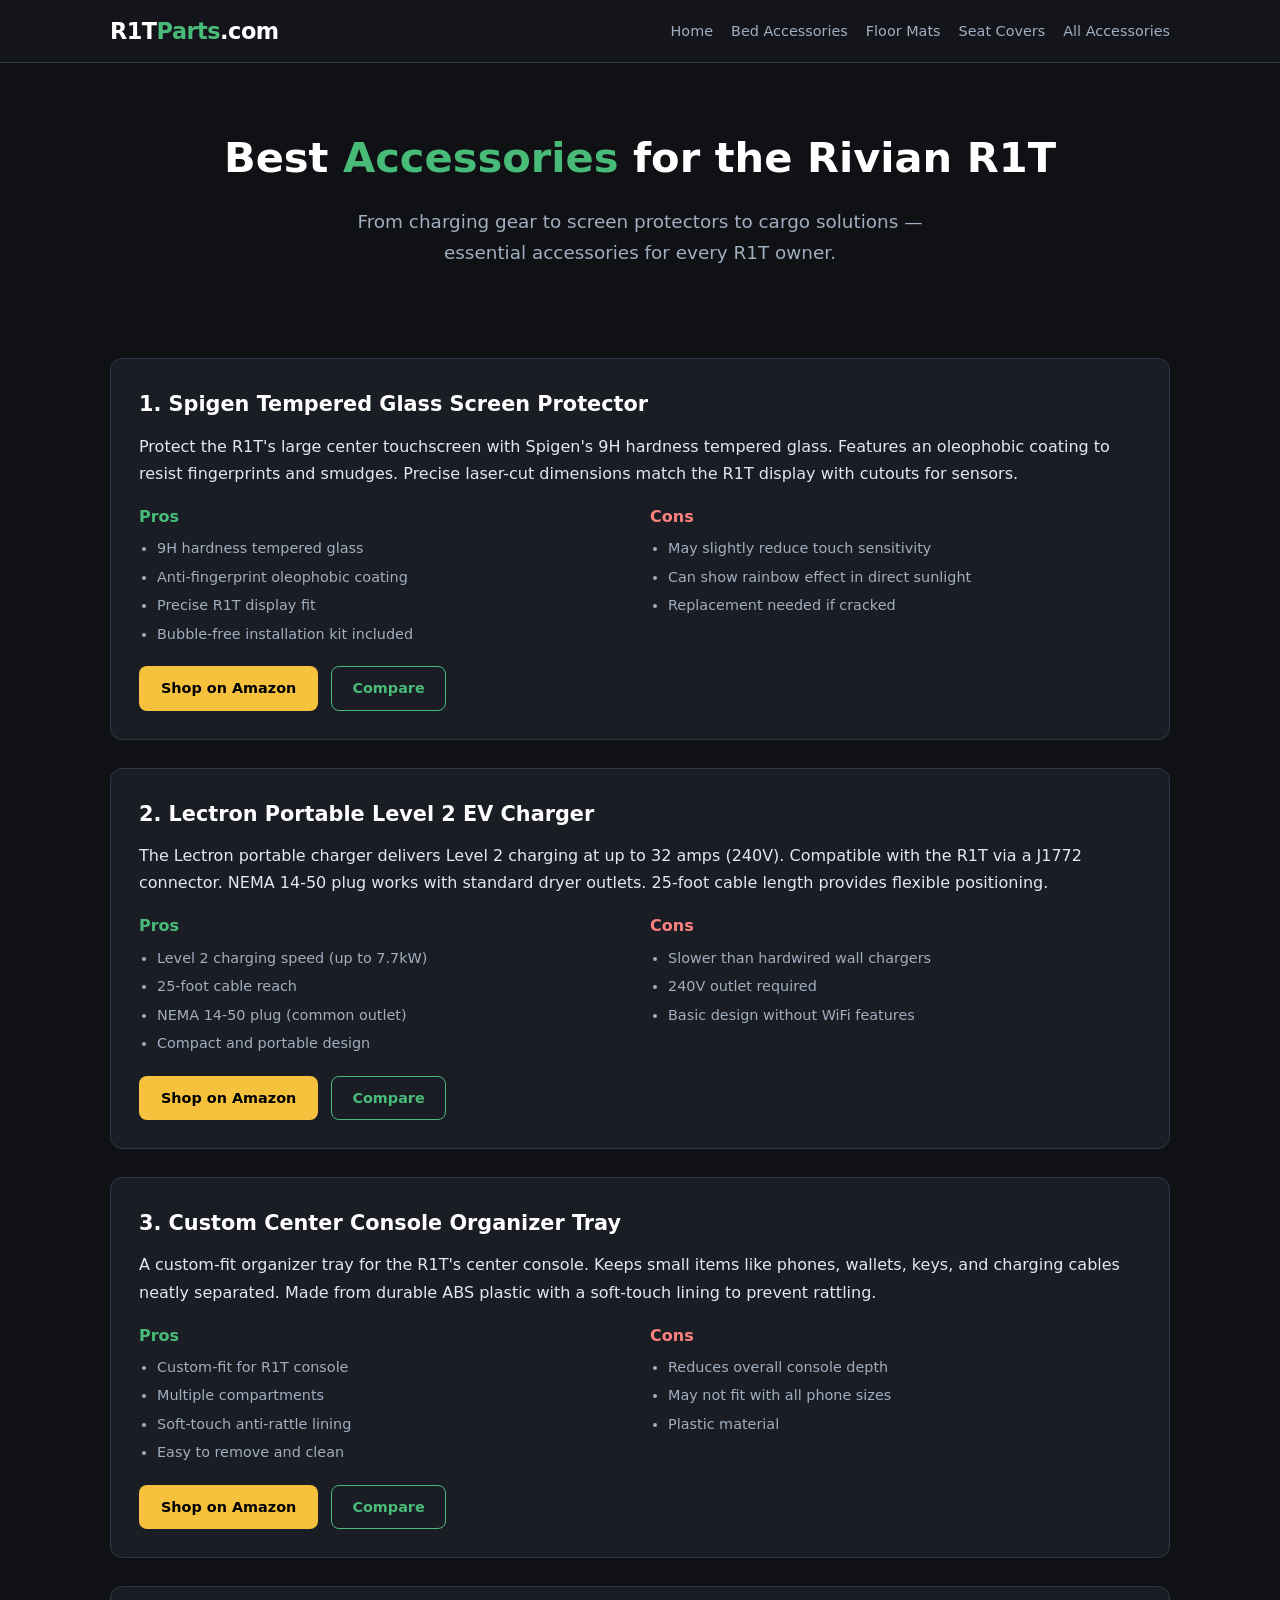
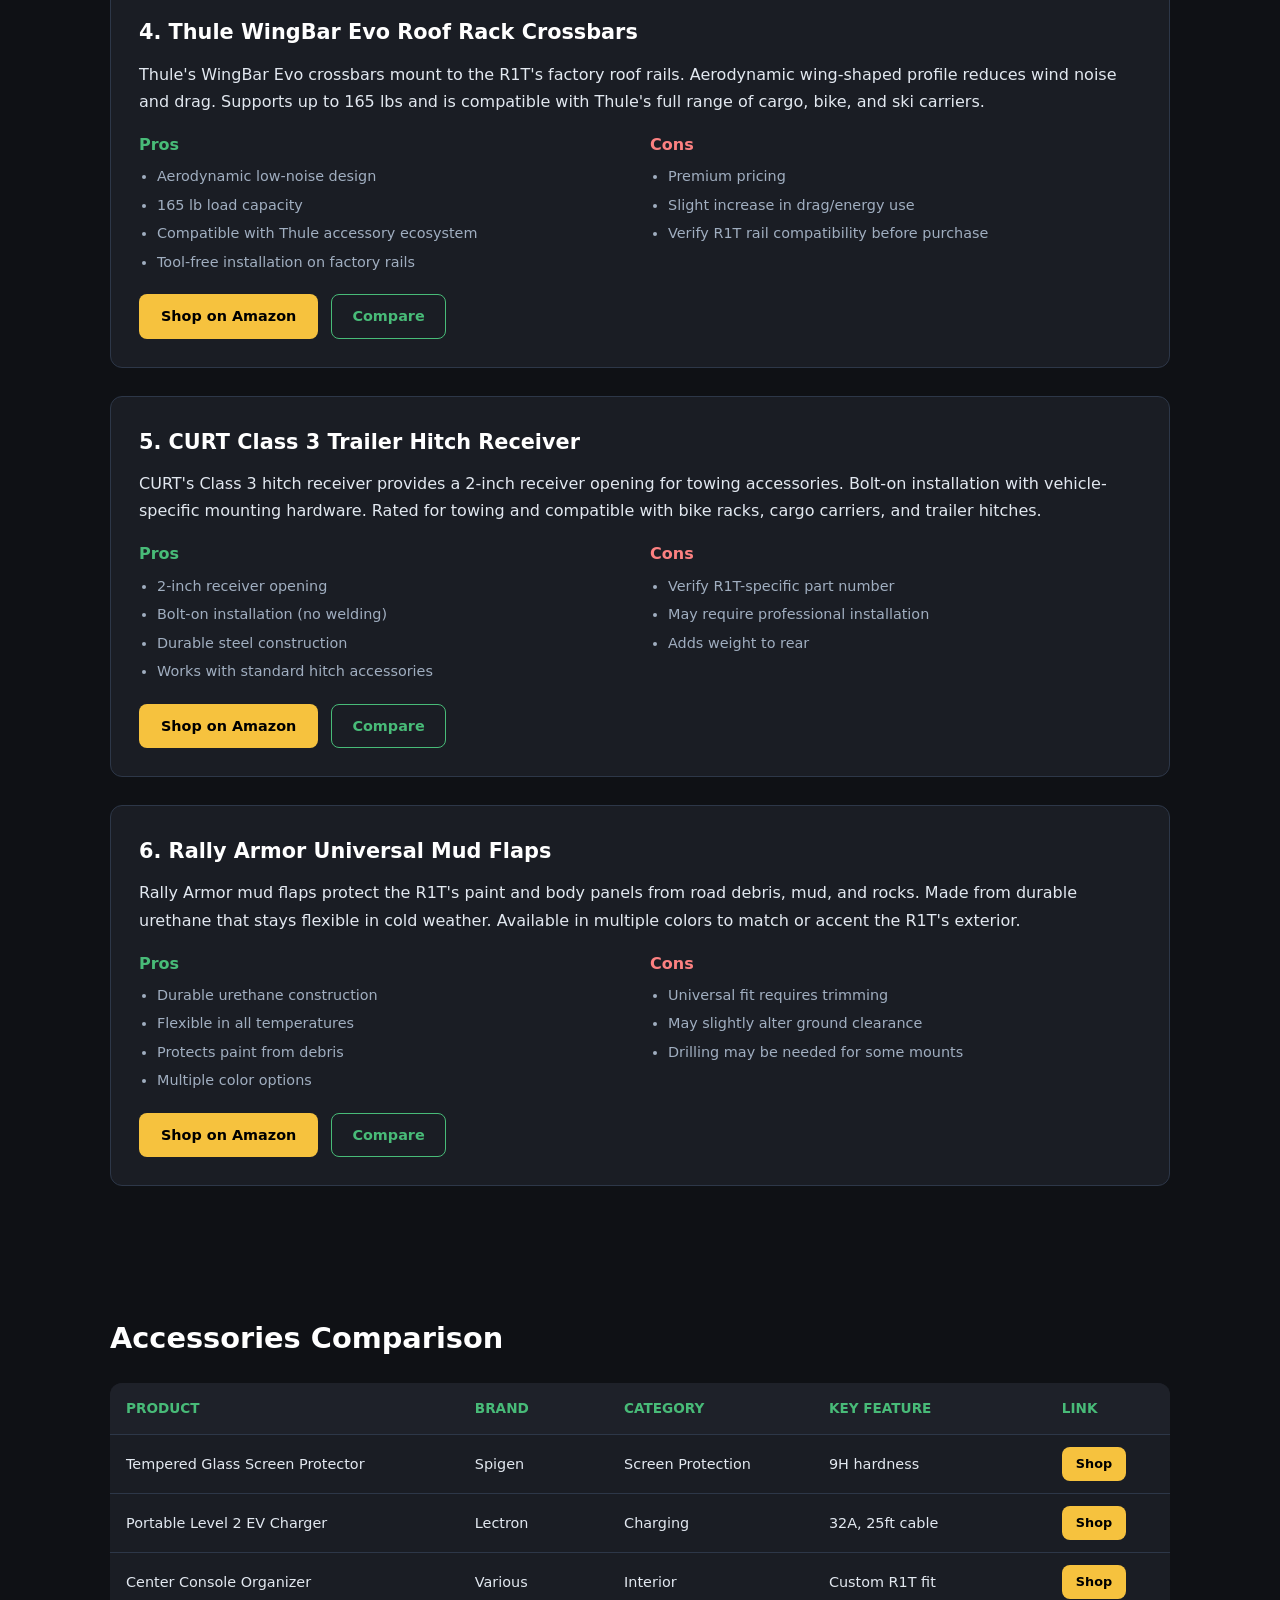
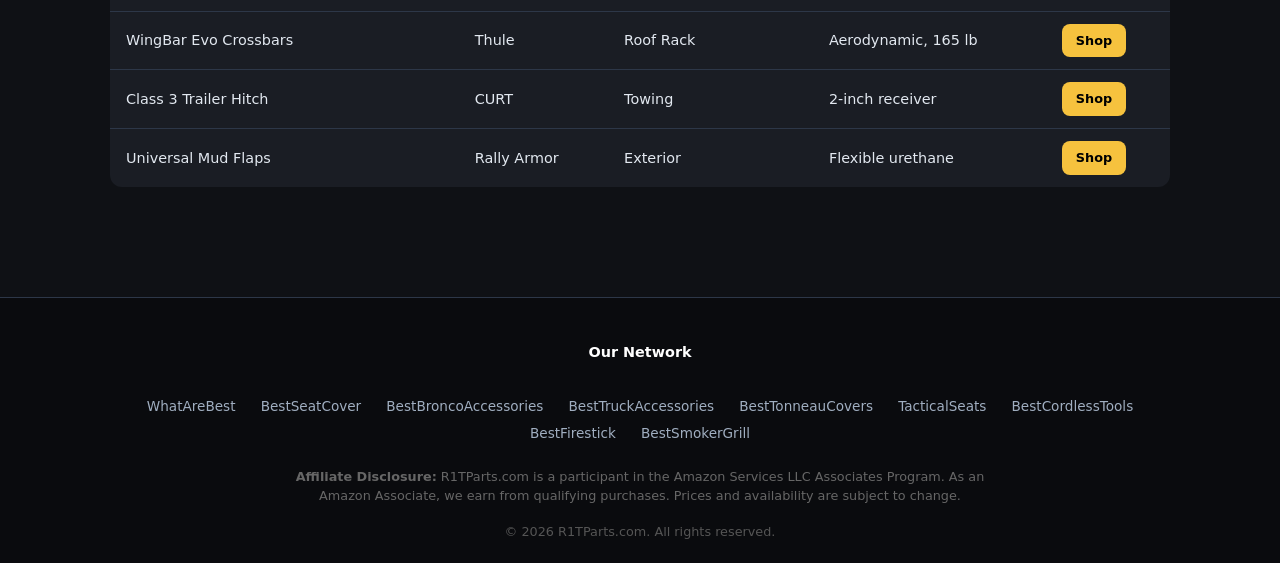
<file: best-accessories.html>
<!DOCTYPE html>
<html lang="en">
<head>
<meta name="robots" content="index,follow">
<meta charset="UTF-8">
<link rel="canonical" href="https://r1tparts.com/best-accessories.html">
<meta name="viewport" content="width=device-width,initial-scale=1">
<title>Best Rivian R1T Accessories (2026) — Charging, Screen Protectors, Cargo &amp; More</title>
<meta name="description" content="Top accessories for the Rivian R1T: EV chargers, screen protectors, cargo organizers, roof racks, wheel accessories, and tow gear reviewed.">
<link rel="stylesheet" href="style.css">
</head>
<body>
<nav><div class="container"><a href="/" class="logo">R1T<span>Parts</span>.com</a><div class="links"><a href="/">Home</a><a href="best-bed-accessories.html">Bed Accessories</a><a href="best-floor-mats.html">Floor Mats</a><a href="best-seat-covers.html">Seat Covers</a><a href="best-accessories.html">All Accessories</a></div></div></nav>

<section class="hero">
<div class="container">
<h1>Best <span>Accessories</span> for the Rivian R1T</h1>
<p>From charging gear to screen protectors to cargo solutions — essential accessories for every R1T owner.</p>
</div>
</section>

<section class="section">
<div class="container">

<div class="review-card">
<div class="product-img"></div>
<h3>1. Spigen Tempered Glass Screen Protector</h3>
<p>Protect the R1T's large center touchscreen with Spigen's 9H hardness tempered glass. Features an oleophobic coating to resist fingerprints and smudges. Precise laser-cut dimensions match the R1T display with cutouts for sensors.</p>
<div class="pros-cons">
<div class="pros"><h4>Pros</h4><ul><li>9H hardness tempered glass</li><li>Anti-fingerprint oleophobic coating</li><li>Precise R1T display fit</li><li>Bubble-free installation kit included</li></ul></div>
<div class="cons"><h4>Cons</h4><ul><li>May slightly reduce touch sensitivity</li><li>Can show rainbow effect in direct sunlight</li><li>Replacement needed if cracked</li></ul></div>
</div>
<a href="https://www.amazon.com/s?k=Spigen+screen+protector+Rivian+R1T&tag=brazenprodu01-20" class="btn-amazon">Shop on Amazon</a>
<a href="#comparison" class="btn-outline">Compare</a>
</div>

<div class="review-card">
<div class="product-img"></div>
<h3>2. Lectron Portable Level 2 EV Charger</h3>
<p>The Lectron portable charger delivers Level 2 charging at up to 32 amps (240V). Compatible with the R1T via a J1772 connector. NEMA 14-50 plug works with standard dryer outlets. 25-foot cable length provides flexible positioning.</p>
<div class="pros-cons">
<div class="pros"><h4>Pros</h4><ul><li>Level 2 charging speed (up to 7.7kW)</li><li>25-foot cable reach</li><li>NEMA 14-50 plug (common outlet)</li><li>Compact and portable design</li></ul></div>
<div class="cons"><h4>Cons</h4><ul><li>Slower than hardwired wall chargers</li><li>240V outlet required</li><li>Basic design without WiFi features</li></ul></div>
</div>
<a href="https://www.amazon.com/s?k=Lectron+portable+Level+2+EV+charger&tag=brazenprodu01-20" class="btn-amazon">Shop on Amazon</a>
<a href="#comparison" class="btn-outline">Compare</a>
</div>

<div class="review-card">
<div class="product-img"></div>
<h3>3. Custom Center Console Organizer Tray</h3>
<p>A custom-fit organizer tray for the R1T's center console. Keeps small items like phones, wallets, keys, and charging cables neatly separated. Made from durable ABS plastic with a soft-touch lining to prevent rattling.</p>
<div class="pros-cons">
<div class="pros"><h4>Pros</h4><ul><li>Custom-fit for R1T console</li><li>Multiple compartments</li><li>Soft-touch anti-rattle lining</li><li>Easy to remove and clean</li></ul></div>
<div class="cons"><h4>Cons</h4><ul><li>Reduces overall console depth</li><li>May not fit with all phone sizes</li><li>Plastic material</li></ul></div>
</div>
<a href="https://www.amazon.com/s?k=Rivian+R1T+center+console+organizer&tag=brazenprodu01-20" class="btn-amazon">Shop on Amazon</a>
<a href="#comparison" class="btn-outline">Compare</a>
</div>

<div class="review-card">
<div class="product-img"></div>
<h3>4. Thule WingBar Evo Roof Rack Crossbars</h3>
<p>Thule's WingBar Evo crossbars mount to the R1T's factory roof rails. Aerodynamic wing-shaped profile reduces wind noise and drag. Supports up to 165 lbs and is compatible with Thule's full range of cargo, bike, and ski carriers.</p>
<div class="pros-cons">
<div class="pros"><h4>Pros</h4><ul><li>Aerodynamic low-noise design</li><li>165 lb load capacity</li><li>Compatible with Thule accessory ecosystem</li><li>Tool-free installation on factory rails</li></ul></div>
<div class="cons"><h4>Cons</h4><ul><li>Premium pricing</li><li>Slight increase in drag/energy use</li><li>Verify R1T rail compatibility before purchase</li></ul></div>
</div>
<a href="https://www.amazon.com/s?k=Thule+WingBar+Evo+crossbars&tag=brazenprodu01-20" class="btn-amazon">Shop on Amazon</a>
<a href="#comparison" class="btn-outline">Compare</a>
</div>

<div class="review-card">
<div class="product-img"></div>
<h3>5. CURT Class 3 Trailer Hitch Receiver</h3>
<p>CURT's Class 3 hitch receiver provides a 2-inch receiver opening for towing accessories. Bolt-on installation with vehicle-specific mounting hardware. Rated for towing and compatible with bike racks, cargo carriers, and trailer hitches.</p>
<div class="pros-cons">
<div class="pros"><h4>Pros</h4><ul><li>2-inch receiver opening</li><li>Bolt-on installation (no welding)</li><li>Durable steel construction</li><li>Works with standard hitch accessories</li></ul></div>
<div class="cons"><h4>Cons</h4><ul><li>Verify R1T-specific part number</li><li>May require professional installation</li><li>Adds weight to rear</li></ul></div>
</div>
<a href="https://www.amazon.com/s?k=CURT+trailer+hitch+receiver&tag=brazenprodu01-20" class="btn-amazon">Shop on Amazon</a>
<a href="#comparison" class="btn-outline">Compare</a>
</div>

<div class="review-card">
<div class="product-img"></div>
<h3>6. Rally Armor Universal Mud Flaps</h3>
<p>Rally Armor mud flaps protect the R1T's paint and body panels from road debris, mud, and rocks. Made from durable urethane that stays flexible in cold weather. Available in multiple colors to match or accent the R1T's exterior.</p>
<div class="pros-cons">
<div class="pros"><h4>Pros</h4><ul><li>Durable urethane construction</li><li>Flexible in all temperatures</li><li>Protects paint from debris</li><li>Multiple color options</li></ul></div>
<div class="cons"><h4>Cons</h4><ul><li>Universal fit requires trimming</li><li>May slightly alter ground clearance</li><li>Drilling may be needed for some mounts</li></ul></div>
</div>
<a href="https://www.amazon.com/s?k=Rally+Armor+mud+flaps+truck&tag=brazenprodu01-20" class="btn-amazon">Shop on Amazon</a>
<a href="#comparison" class="btn-outline">Compare</a>
</div>

</div>
</section>

<section class="section" id="comparison">
<div class="container">
<h2>Accessories Comparison</h2>
<div class="table-wrap">
<table>
<thead><tr><th>Product</th><th>Brand</th><th>Category</th><th>Key Feature</th><th>Link</th></tr></thead>
<tbody>
<tr><td>Tempered Glass Screen Protector</td><td>Spigen</td><td>Screen Protection</td><td>9H hardness</td><td><a href="https://www.amazon.com/s?k=Spigen+Rivian+R1T+screen&tag=brazenprodu01-20" class="btn-amazon" style="padding:6px 14px;font-size:.8rem">Shop</a></td></tr>
<tr><td>Portable Level 2 EV Charger</td><td>Lectron</td><td>Charging</td><td>32A, 25ft cable</td><td><a href="https://www.amazon.com/s?k=Lectron+EV+charger&tag=brazenprodu01-20" class="btn-amazon" style="padding:6px 14px;font-size:.8rem">Shop</a></td></tr>
<tr><td>Center Console Organizer</td><td>Various</td><td>Interior</td><td>Custom R1T fit</td><td><a href="https://www.amazon.com/s?k=Rivian+R1T+console+organizer&tag=brazenprodu01-20" class="btn-amazon" style="padding:6px 14px;font-size:.8rem">Shop</a></td></tr>
<tr><td>WingBar Evo Crossbars</td><td>Thule</td><td>Roof Rack</td><td>Aerodynamic, 165 lb</td><td><a href="https://www.amazon.com/s?k=Thule+WingBar+Evo&tag=brazenprodu01-20" class="btn-amazon" style="padding:6px 14px;font-size:.8rem">Shop</a></td></tr>
<tr><td>Class 3 Trailer Hitch</td><td>CURT</td><td>Towing</td><td>2-inch receiver</td><td><a href="https://www.amazon.com/s?k=CURT+trailer+hitch&tag=brazenprodu01-20" class="btn-amazon" style="padding:6px 14px;font-size:.8rem">Shop</a></td></tr>
<tr><td>Universal Mud Flaps</td><td>Rally Armor</td><td>Exterior</td><td>Flexible urethane</td><td><a href="https://www.amazon.com/s?k=Rally+Armor+mud+flaps&tag=brazenprodu01-20" class="btn-amazon" style="padding:6px 14px;font-size:.8rem">Shop</a></td></tr>
</tbody>
</table>
</div>
</div>
</section>

<footer><div class="container"><div class="footer-net"><strong style="color:#fff;font-size:.9rem">Our Network</strong><br><br><a href="https://whatarebest.com">WhatAreBest</a> <a href="https://bestseatcover.com">BestSeatCover</a> <a href="https://bestbroncoaccessories.com">BestBroncoAccessories</a> <a href="https://besttruckaccessories.com">BestTruckAccessories</a> <a href="https://besttonneaucovers.com">BestTonneauCovers</a> <a href="https://tacticalseats.com">TacticalSeats</a> <a href="https://bestcordlesstools.com">BestCordlessTools</a> <a href="https://bestfirestick.com">BestFirestick</a> <a href="https://bestsmokergrill.com">BestSmokerGrill</a></div><div class="footer-disc"><strong>Affiliate Disclosure:</strong> R1TParts.com is a participant in the Amazon Services LLC Associates Program. As an Amazon Associate, we earn from qualifying purchases. Prices and availability are subject to change.</div><div class="footer-copy">&copy; 2026 R1TParts.com. All rights reserved.</div></div></footer>
</body>
</html>
</file>
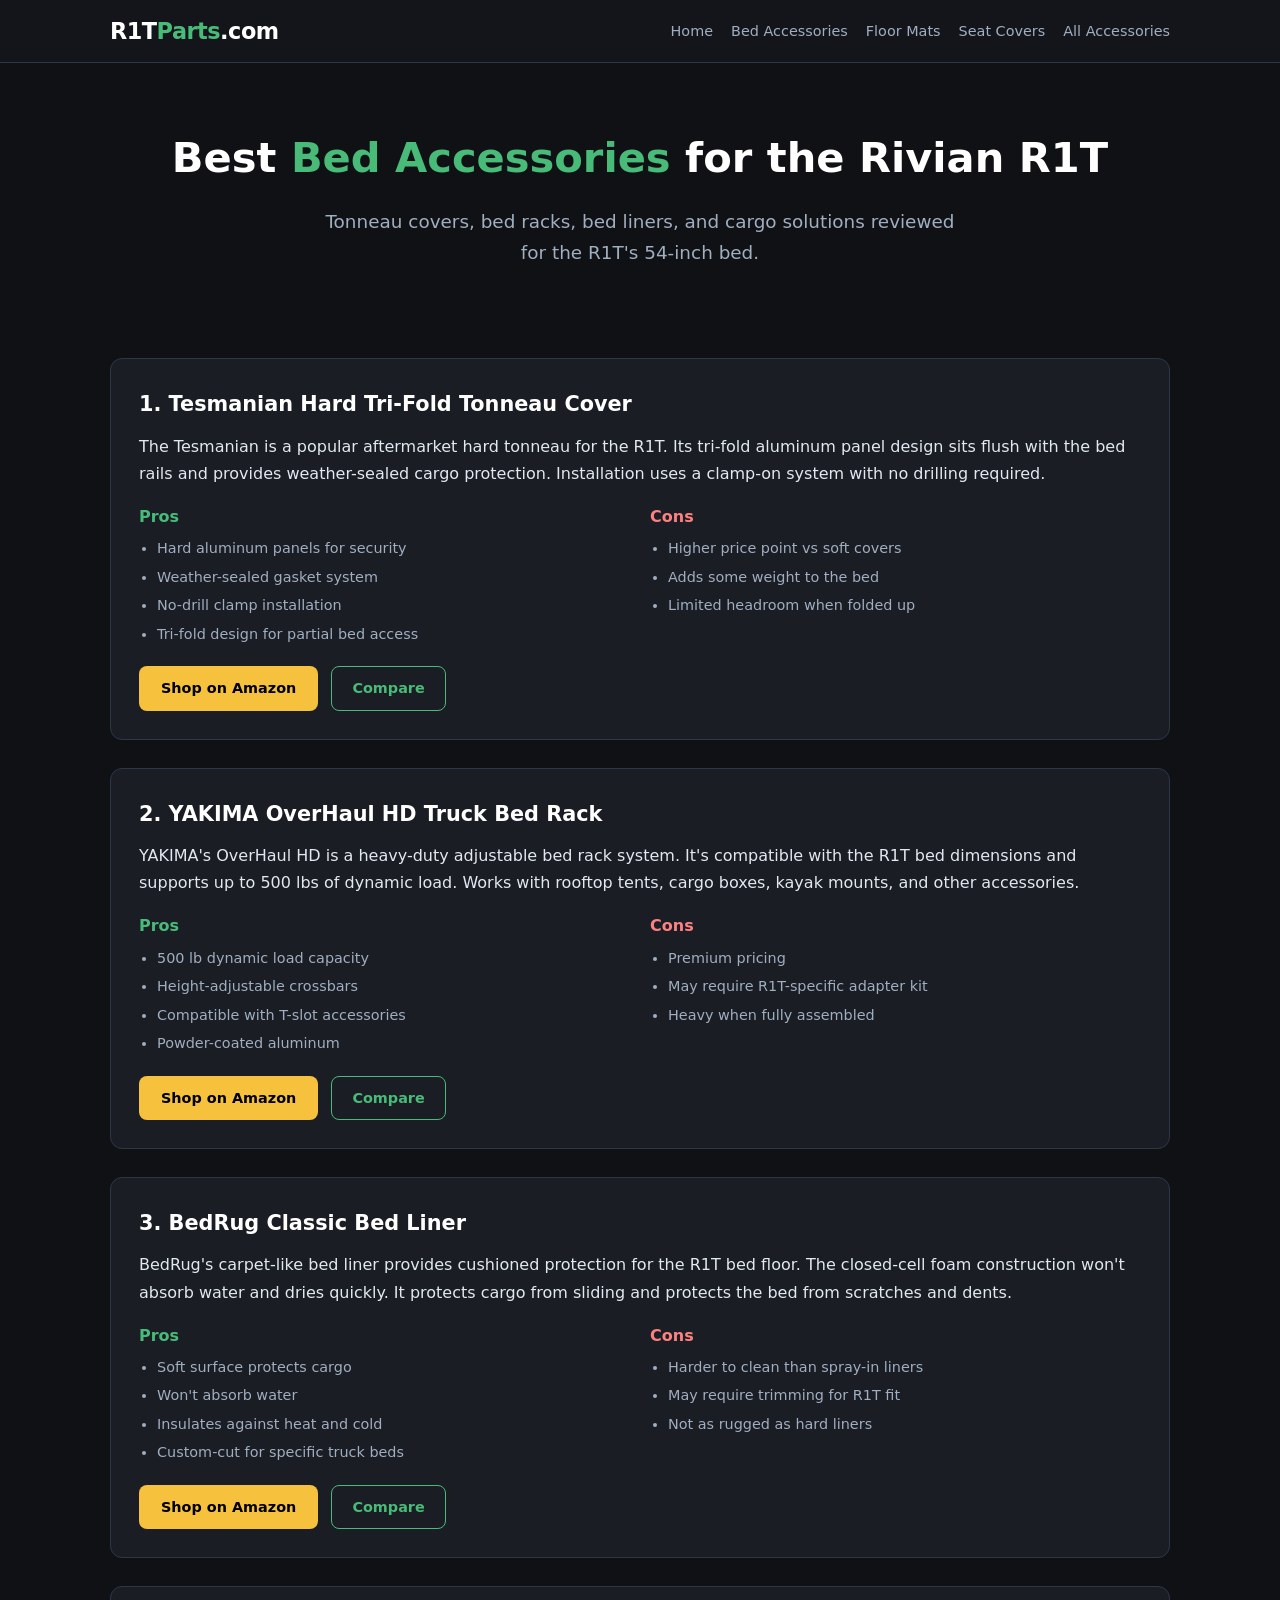
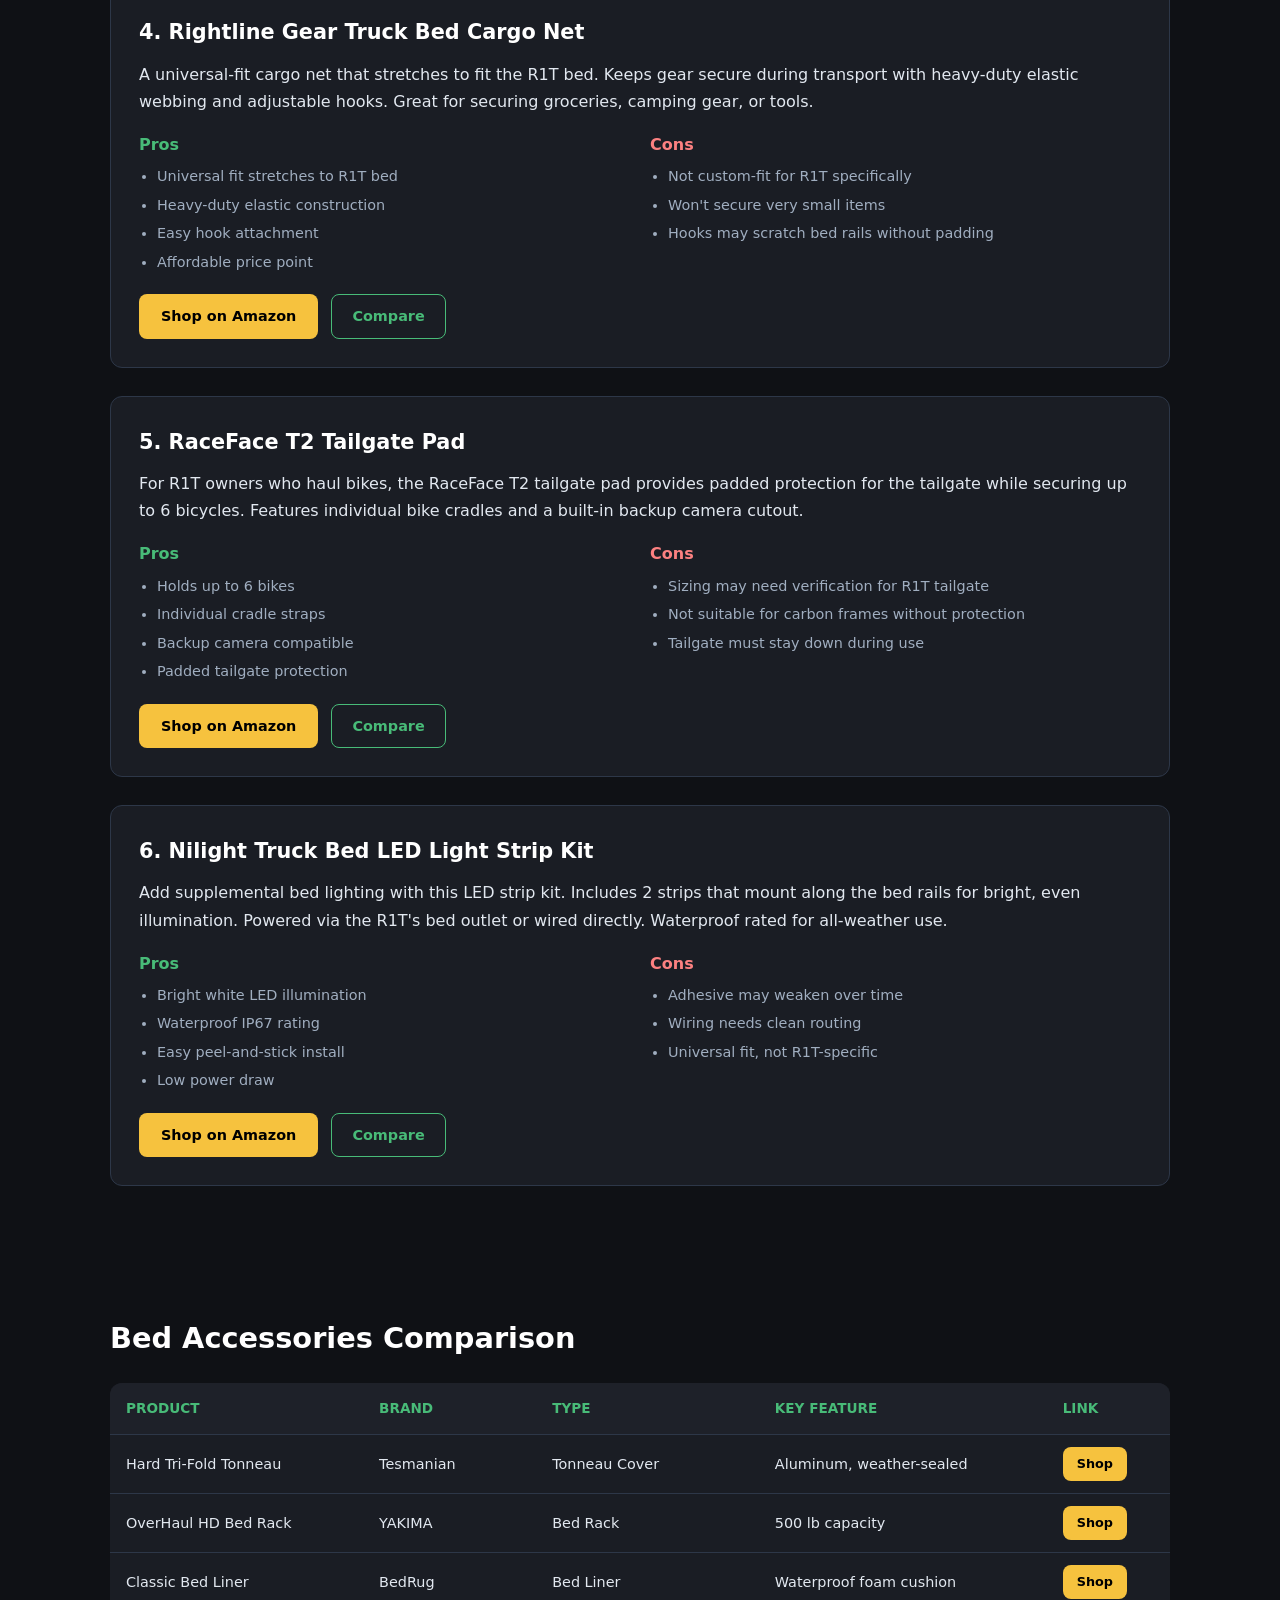
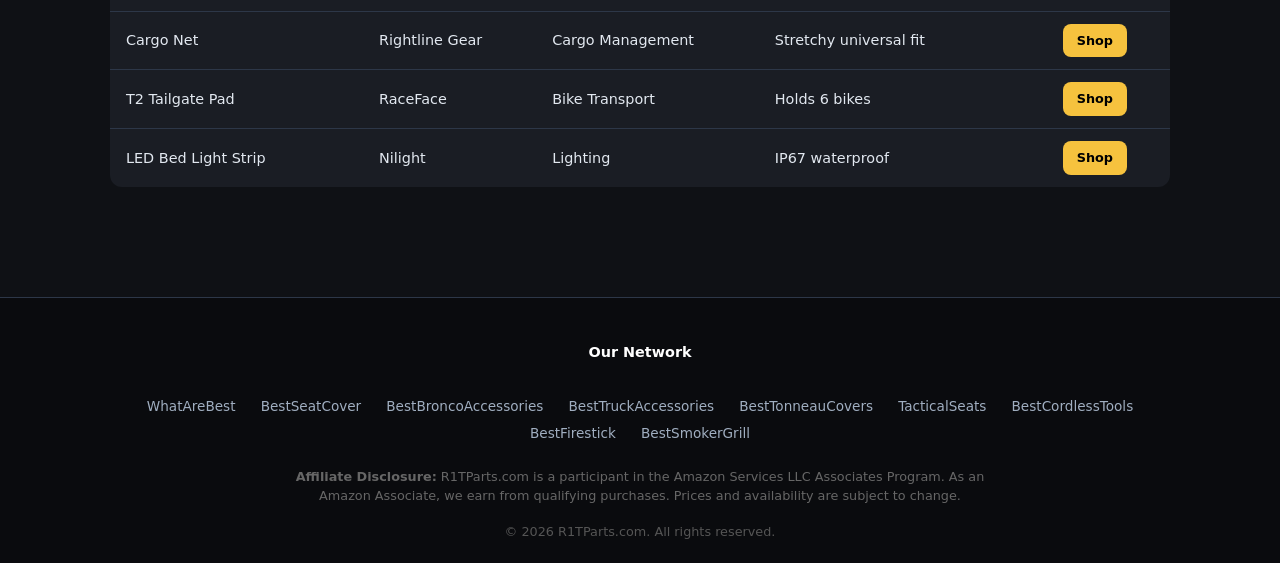
<file: best-bed-accessories.html>
<!DOCTYPE html>
<html lang="en">
<head>
<meta name="robots" content="index,follow">
<meta charset="UTF-8">
<link rel="canonical" href="https://r1tparts.com/best-bed-accessories.html">
<meta name="viewport" content="width=device-width,initial-scale=1">
<title>Best Rivian R1T Bed Accessories (2026) — Tonneau Covers, Bed Racks &amp; More</title>
<meta name="description" content="Top bed accessories for the Rivian R1T: tonneau covers, bed racks, bed liners, and cargo management. Compared and reviewed with Amazon links.">
<link rel="stylesheet" href="style.css">
</head>
<body>
<nav><div class="container"><a href="/" class="logo">R1T<span>Parts</span>.com</a><div class="links"><a href="/">Home</a><a href="best-bed-accessories.html">Bed Accessories</a><a href="best-floor-mats.html">Floor Mats</a><a href="best-seat-covers.html">Seat Covers</a><a href="best-accessories.html">All Accessories</a></div></div></nav>

<section class="hero">
<div class="container">
<h1>Best <span>Bed Accessories</span> for the Rivian R1T</h1>
<p>Tonneau covers, bed racks, bed liners, and cargo solutions reviewed for the R1T's 54-inch bed.</p>
</div>
</section>

<section class="section">
<div class="container">

<div class="review-card">
<div class="product-img"></div>
<h3>1. Tesmanian Hard Tri-Fold Tonneau Cover</h3>
<p>The Tesmanian is a popular aftermarket hard tonneau for the R1T. Its tri-fold aluminum panel design sits flush with the bed rails and provides weather-sealed cargo protection. Installation uses a clamp-on system with no drilling required.</p>
<div class="pros-cons">
<div class="pros"><h4>Pros</h4><ul><li>Hard aluminum panels for security</li><li>Weather-sealed gasket system</li><li>No-drill clamp installation</li><li>Tri-fold design for partial bed access</li></ul></div>
<div class="cons"><h4>Cons</h4><ul><li>Higher price point vs soft covers</li><li>Adds some weight to the bed</li><li>Limited headroom when folded up</li></ul></div>
</div>
<a href="https://www.amazon.com/s?k=Tesmanian+tonneau+cover+Rivian+R1T&tag=brazenprodu01-20" class="btn-amazon">Shop on Amazon</a>
<a href="#comparison" class="btn-outline">Compare</a>
</div>

<div class="review-card">
<div class="product-img"></div>
<h3>2. YAKIMA OverHaul HD Truck Bed Rack</h3>
<p>YAKIMA's OverHaul HD is a heavy-duty adjustable bed rack system. It's compatible with the R1T bed dimensions and supports up to 500 lbs of dynamic load. Works with rooftop tents, cargo boxes, kayak mounts, and other accessories.</p>
<div class="pros-cons">
<div class="pros"><h4>Pros</h4><ul><li>500 lb dynamic load capacity</li><li>Height-adjustable crossbars</li><li>Compatible with T-slot accessories</li><li>Powder-coated aluminum</li></ul></div>
<div class="cons"><h4>Cons</h4><ul><li>Premium pricing</li><li>May require R1T-specific adapter kit</li><li>Heavy when fully assembled</li></ul></div>
</div>
<a href="https://www.amazon.com/s?k=YAKIMA+OverHaul+HD+bed+rack&tag=brazenprodu01-20" class="btn-amazon">Shop on Amazon</a>
<a href="#comparison" class="btn-outline">Compare</a>
</div>

<div class="review-card">
<div class="product-img"></div>
<h3>3. BedRug Classic Bed Liner</h3>
<p>BedRug's carpet-like bed liner provides cushioned protection for the R1T bed floor. The closed-cell foam construction won't absorb water and dries quickly. It protects cargo from sliding and protects the bed from scratches and dents.</p>
<div class="pros-cons">
<div class="pros"><h4>Pros</h4><ul><li>Soft surface protects cargo</li><li>Won't absorb water</li><li>Insulates against heat and cold</li><li>Custom-cut for specific truck beds</li></ul></div>
<div class="cons"><h4>Cons</h4><ul><li>Harder to clean than spray-in liners</li><li>May require trimming for R1T fit</li><li>Not as rugged as hard liners</li></ul></div>
</div>
<a href="https://www.amazon.com/s?k=BedRug+bed+liner+truck&tag=brazenprodu01-20" class="btn-amazon">Shop on Amazon</a>
<a href="#comparison" class="btn-outline">Compare</a>
</div>

<div class="review-card">
<div class="product-img"></div>
<h3>4. Rightline Gear Truck Bed Cargo Net</h3>
<p>A universal-fit cargo net that stretches to fit the R1T bed. Keeps gear secure during transport with heavy-duty elastic webbing and adjustable hooks. Great for securing groceries, camping gear, or tools.</p>
<div class="pros-cons">
<div class="pros"><h4>Pros</h4><ul><li>Universal fit stretches to R1T bed</li><li>Heavy-duty elastic construction</li><li>Easy hook attachment</li><li>Affordable price point</li></ul></div>
<div class="cons"><h4>Cons</h4><ul><li>Not custom-fit for R1T specifically</li><li>Won't secure very small items</li><li>Hooks may scratch bed rails without padding</li></ul></div>
</div>
<a href="https://www.amazon.com/s?k=Rightline+Gear+truck+bed+cargo+net&tag=brazenprodu01-20" class="btn-amazon">Shop on Amazon</a>
<a href="#comparison" class="btn-outline">Compare</a>
</div>

<div class="review-card">
<div class="product-img"></div>
<h3>5. RaceFace T2 Tailgate Pad</h3>
<p>For R1T owners who haul bikes, the RaceFace T2 tailgate pad provides padded protection for the tailgate while securing up to 6 bicycles. Features individual bike cradles and a built-in backup camera cutout.</p>
<div class="pros-cons">
<div class="pros"><h4>Pros</h4><ul><li>Holds up to 6 bikes</li><li>Individual cradle straps</li><li>Backup camera compatible</li><li>Padded tailgate protection</li></ul></div>
<div class="cons"><h4>Cons</h4><ul><li>Sizing may need verification for R1T tailgate</li><li>Not suitable for carbon frames without protection</li><li>Tailgate must stay down during use</li></ul></div>
</div>
<a href="https://www.amazon.com/s?k=RaceFace+T2+tailgate+pad&tag=brazenprodu01-20" class="btn-amazon">Shop on Amazon</a>
<a href="#comparison" class="btn-outline">Compare</a>
</div>

<div class="review-card">
<div class="product-img"></div>
<h3>6. Nilight Truck Bed LED Light Strip Kit</h3>
<p>Add supplemental bed lighting with this LED strip kit. Includes 2 strips that mount along the bed rails for bright, even illumination. Powered via the R1T's bed outlet or wired directly. Waterproof rated for all-weather use.</p>
<div class="pros-cons">
<div class="pros"><h4>Pros</h4><ul><li>Bright white LED illumination</li><li>Waterproof IP67 rating</li><li>Easy peel-and-stick install</li><li>Low power draw</li></ul></div>
<div class="cons"><h4>Cons</h4><ul><li>Adhesive may weaken over time</li><li>Wiring needs clean routing</li><li>Universal fit, not R1T-specific</li></ul></div>
</div>
<a href="https://www.amazon.com/s?k=Nilight+truck+bed+LED+light+strip&tag=brazenprodu01-20" class="btn-amazon">Shop on Amazon</a>
<a href="#comparison" class="btn-outline">Compare</a>
</div>

</div>
</section>

<section class="section" id="comparison">
<div class="container">
<h2>Bed Accessories Comparison</h2>
<div class="table-wrap">
<table>
<thead><tr><th>Product</th><th>Brand</th><th>Type</th><th>Key Feature</th><th>Link</th></tr></thead>
<tbody>
<tr><td>Hard Tri-Fold Tonneau</td><td>Tesmanian</td><td>Tonneau Cover</td><td>Aluminum, weather-sealed</td><td><a href="https://www.amazon.com/s?k=Tesmanian+tonneau+Rivian+R1T&tag=brazenprodu01-20" class="btn-amazon" style="padding:6px 14px;font-size:.8rem">Shop</a></td></tr>
<tr><td>OverHaul HD Bed Rack</td><td>YAKIMA</td><td>Bed Rack</td><td>500 lb capacity</td><td><a href="https://www.amazon.com/s?k=YAKIMA+OverHaul+HD&tag=brazenprodu01-20" class="btn-amazon" style="padding:6px 14px;font-size:.8rem">Shop</a></td></tr>
<tr><td>Classic Bed Liner</td><td>BedRug</td><td>Bed Liner</td><td>Waterproof foam cushion</td><td><a href="https://www.amazon.com/s?k=BedRug+bed+liner&tag=brazenprodu01-20" class="btn-amazon" style="padding:6px 14px;font-size:.8rem">Shop</a></td></tr>
<tr><td>Cargo Net</td><td>Rightline Gear</td><td>Cargo Management</td><td>Stretchy universal fit</td><td><a href="https://www.amazon.com/s?k=Rightline+Gear+cargo+net&tag=brazenprodu01-20" class="btn-amazon" style="padding:6px 14px;font-size:.8rem">Shop</a></td></tr>
<tr><td>T2 Tailgate Pad</td><td>RaceFace</td><td>Bike Transport</td><td>Holds 6 bikes</td><td><a href="https://www.amazon.com/s?k=RaceFace+T2+tailgate+pad&tag=brazenprodu01-20" class="btn-amazon" style="padding:6px 14px;font-size:.8rem">Shop</a></td></tr>
<tr><td>LED Bed Light Strip</td><td>Nilight</td><td>Lighting</td><td>IP67 waterproof</td><td><a href="https://www.amazon.com/s?k=Nilight+truck+bed+LED&tag=brazenprodu01-20" class="btn-amazon" style="padding:6px 14px;font-size:.8rem">Shop</a></td></tr>
</tbody>
</table>
</div>
</div>
</section>

<footer><div class="container"><div class="footer-net"><strong style="color:#fff;font-size:.9rem">Our Network</strong><br><br><a href="https://whatarebest.com">WhatAreBest</a> <a href="https://bestseatcover.com">BestSeatCover</a> <a href="https://bestbroncoaccessories.com">BestBroncoAccessories</a> <a href="https://besttruckaccessories.com">BestTruckAccessories</a> <a href="https://besttonneaucovers.com">BestTonneauCovers</a> <a href="https://tacticalseats.com">TacticalSeats</a> <a href="https://bestcordlesstools.com">BestCordlessTools</a> <a href="https://bestfirestick.com">BestFirestick</a> <a href="https://bestsmokergrill.com">BestSmokerGrill</a></div><div class="footer-disc"><strong>Affiliate Disclosure:</strong> R1TParts.com is a participant in the Amazon Services LLC Associates Program. As an Amazon Associate, we earn from qualifying purchases. Prices and availability are subject to change.</div><div class="footer-copy">&copy; 2026 R1TParts.com. All rights reserved.</div></div></footer>
</body>
</html>
</file>
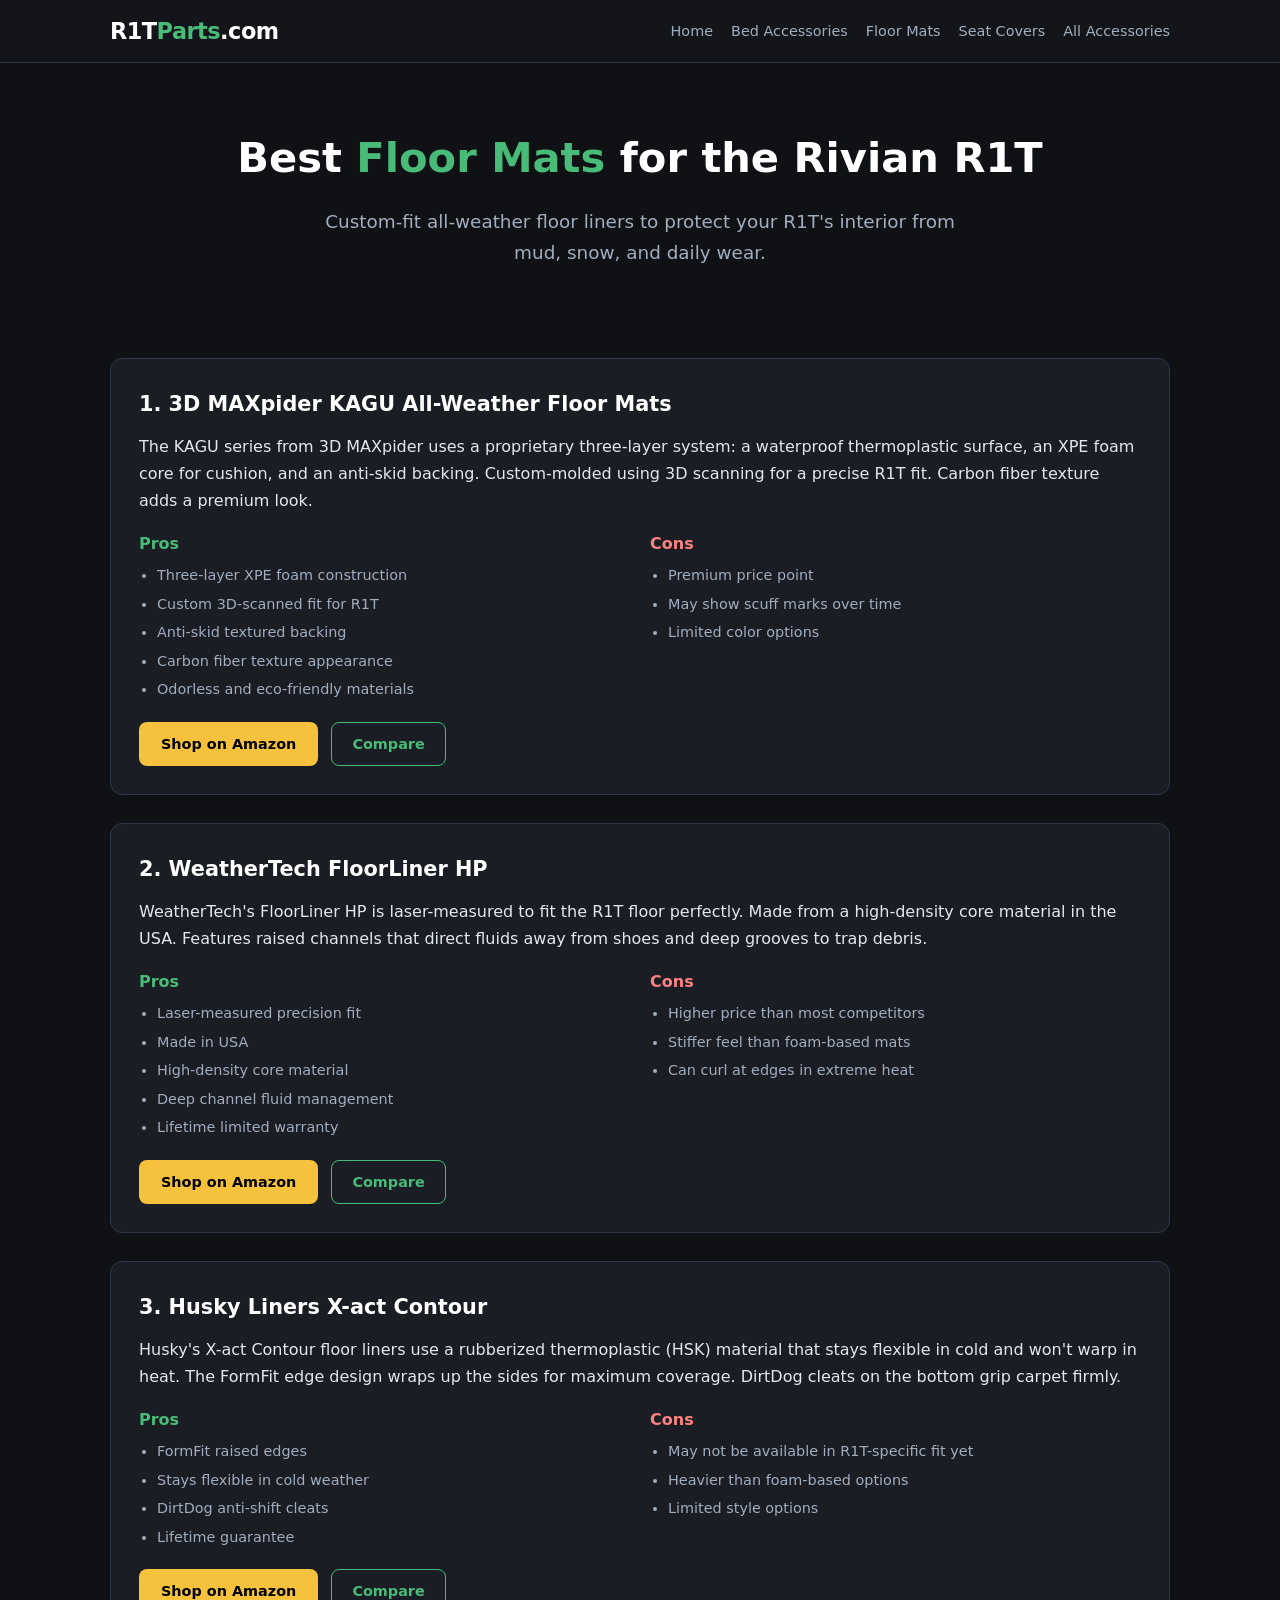
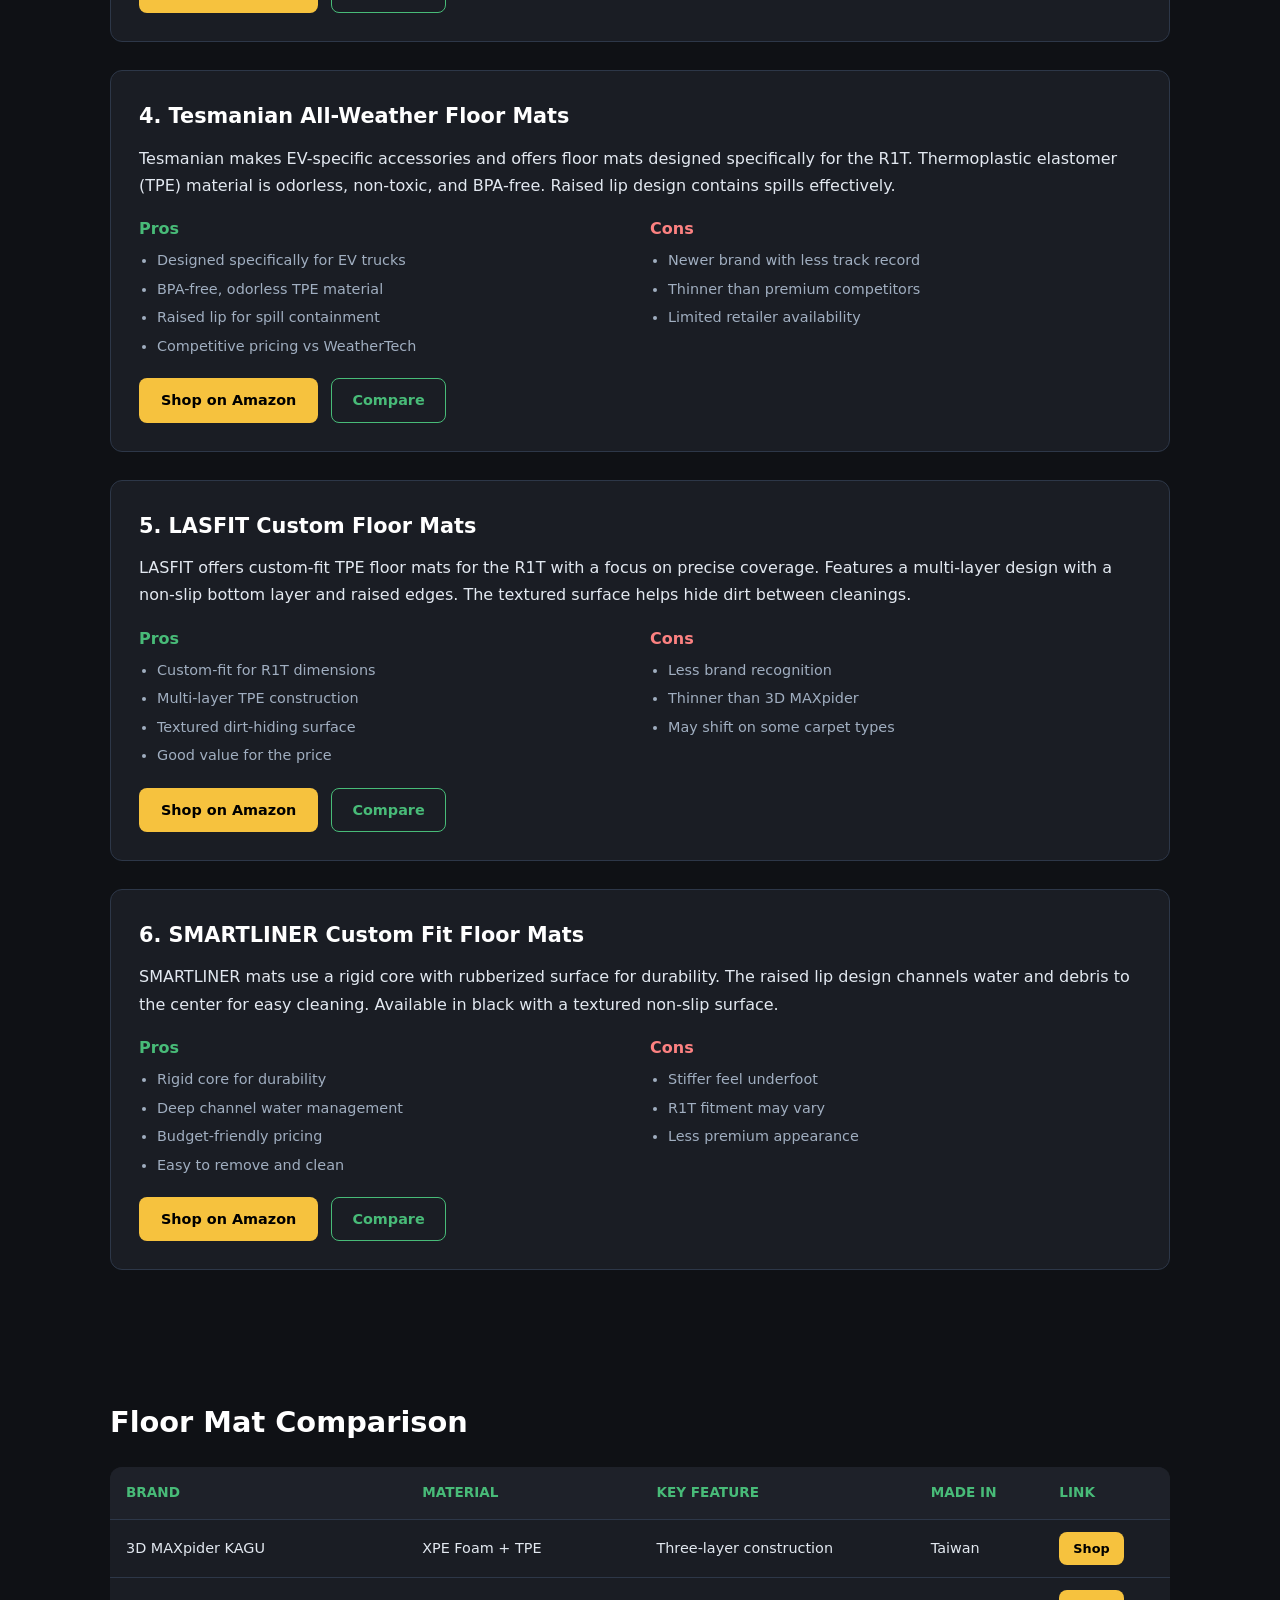
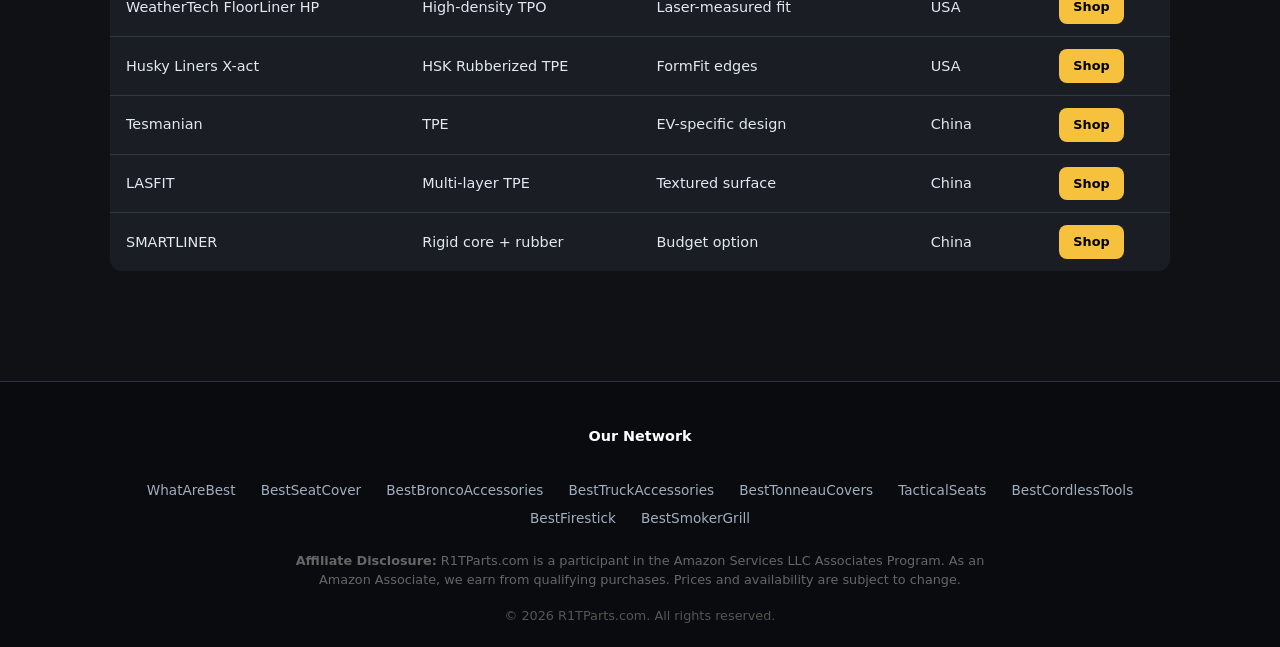
<file: best-floor-mats.html>
<!DOCTYPE html>
<html lang="en">
<head>
<meta name="robots" content="index,follow">
<meta charset="UTF-8">
<link rel="canonical" href="https://r1tparts.com/best-floor-mats.html">
<meta name="viewport" content="width=device-width,initial-scale=1">
<title>Best Rivian R1T Floor Mats (2026) — WeatherTech, 3D MAXpider &amp; More</title>
<meta name="description" content="Top-rated floor mats for the Rivian R1T: WeatherTech, 3D MAXpider, Husky Liners, and more compared with pros, cons, and Amazon links.">
<link rel="stylesheet" href="style.css">
</head>
<body>
<nav><div class="container"><a href="/" class="logo">R1T<span>Parts</span>.com</a><div class="links"><a href="/">Home</a><a href="best-bed-accessories.html">Bed Accessories</a><a href="best-floor-mats.html">Floor Mats</a><a href="best-seat-covers.html">Seat Covers</a><a href="best-accessories.html">All Accessories</a></div></div></nav>

<section class="hero">
<div class="container">
<h1>Best <span>Floor Mats</span> for the Rivian R1T</h1>
<p>Custom-fit all-weather floor liners to protect your R1T's interior from mud, snow, and daily wear.</p>
</div>
</section>

<section class="section">
<div class="container">

<div class="review-card">
<div class="product-img"></div>
<h3>1. 3D MAXpider KAGU All-Weather Floor Mats</h3>
<p>The KAGU series from 3D MAXpider uses a proprietary three-layer system: a waterproof thermoplastic surface, an XPE foam core for cushion, and an anti-skid backing. Custom-molded using 3D scanning for a precise R1T fit. Carbon fiber texture adds a premium look.</p>
<div class="pros-cons">
<div class="pros"><h4>Pros</h4><ul><li>Three-layer XPE foam construction</li><li>Custom 3D-scanned fit for R1T</li><li>Anti-skid textured backing</li><li>Carbon fiber texture appearance</li><li>Odorless and eco-friendly materials</li></ul></div>
<div class="cons"><h4>Cons</h4><ul><li>Premium price point</li><li>May show scuff marks over time</li><li>Limited color options</li></ul></div>
</div>
<a href="https://www.amazon.com/s?k=3D+MAXpider+KAGU+floor+mats+Rivian+R1T&tag=brazenprodu01-20" class="btn-amazon">Shop on Amazon</a>
<a href="#comparison" class="btn-outline">Compare</a>
</div>

<div class="review-card">
<div class="product-img"></div>
<h3>2. WeatherTech FloorLiner HP</h3>
<p>WeatherTech's FloorLiner HP is laser-measured to fit the R1T floor perfectly. Made from a high-density core material in the USA. Features raised channels that direct fluids away from shoes and deep grooves to trap debris.</p>
<div class="pros-cons">
<div class="pros"><h4>Pros</h4><ul><li>Laser-measured precision fit</li><li>Made in USA</li><li>High-density core material</li><li>Deep channel fluid management</li><li>Lifetime limited warranty</li></ul></div>
<div class="cons"><h4>Cons</h4><ul><li>Higher price than most competitors</li><li>Stiffer feel than foam-based mats</li><li>Can curl at edges in extreme heat</li></ul></div>
</div>
<a href="https://www.amazon.com/s?k=WeatherTech+FloorLiner+HP+Rivian+R1T&tag=brazenprodu01-20" class="btn-amazon">Shop on Amazon</a>
<a href="#comparison" class="btn-outline">Compare</a>
</div>

<div class="review-card">
<div class="product-img"></div>
<h3>3. Husky Liners X-act Contour</h3>
<p>Husky's X-act Contour floor liners use a rubberized thermoplastic (HSK) material that stays flexible in cold and won't warp in heat. The FormFit edge design wraps up the sides for maximum coverage. DirtDog cleats on the bottom grip carpet firmly.</p>
<div class="pros-cons">
<div class="pros"><h4>Pros</h4><ul><li>FormFit raised edges</li><li>Stays flexible in cold weather</li><li>DirtDog anti-shift cleats</li><li>Lifetime guarantee</li></ul></div>
<div class="cons"><h4>Cons</h4><ul><li>May not be available in R1T-specific fit yet</li><li>Heavier than foam-based options</li><li>Limited style options</li></ul></div>
</div>
<a href="https://www.amazon.com/s?k=Husky+Liners+X-act+Contour+floor+mats&tag=brazenprodu01-20" class="btn-amazon">Shop on Amazon</a>
<a href="#comparison" class="btn-outline">Compare</a>
</div>

<div class="review-card">
<div class="product-img"></div>
<h3>4. Tesmanian All-Weather Floor Mats</h3>
<p>Tesmanian makes EV-specific accessories and offers floor mats designed specifically for the R1T. Thermoplastic elastomer (TPE) material is odorless, non-toxic, and BPA-free. Raised lip design contains spills effectively.</p>
<div class="pros-cons">
<div class="pros"><h4>Pros</h4><ul><li>Designed specifically for EV trucks</li><li>BPA-free, odorless TPE material</li><li>Raised lip for spill containment</li><li>Competitive pricing vs WeatherTech</li></ul></div>
<div class="cons"><h4>Cons</h4><ul><li>Newer brand with less track record</li><li>Thinner than premium competitors</li><li>Limited retailer availability</li></ul></div>
</div>
<a href="https://www.amazon.com/s?k=Tesmanian+floor+mats+Rivian+R1T&tag=brazenprodu01-20" class="btn-amazon">Shop on Amazon</a>
<a href="#comparison" class="btn-outline">Compare</a>
</div>

<div class="review-card">
<div class="product-img"></div>
<h3>5. LASFIT Custom Floor Mats</h3>
<p>LASFIT offers custom-fit TPE floor mats for the R1T with a focus on precise coverage. Features a multi-layer design with a non-slip bottom layer and raised edges. The textured surface helps hide dirt between cleanings.</p>
<div class="pros-cons">
<div class="pros"><h4>Pros</h4><ul><li>Custom-fit for R1T dimensions</li><li>Multi-layer TPE construction</li><li>Textured dirt-hiding surface</li><li>Good value for the price</li></ul></div>
<div class="cons"><h4>Cons</h4><ul><li>Less brand recognition</li><li>Thinner than 3D MAXpider</li><li>May shift on some carpet types</li></ul></div>
</div>
<a href="https://www.amazon.com/s?k=LASFIT+floor+mats+Rivian+R1T&tag=brazenprodu01-20" class="btn-amazon">Shop on Amazon</a>
<a href="#comparison" class="btn-outline">Compare</a>
</div>

<div class="review-card">
<div class="product-img"></div>
<h3>6. SMARTLINER Custom Fit Floor Mats</h3>
<p>SMARTLINER mats use a rigid core with rubberized surface for durability. The raised lip design channels water and debris to the center for easy cleaning. Available in black with a textured non-slip surface.</p>
<div class="pros-cons">
<div class="pros"><h4>Pros</h4><ul><li>Rigid core for durability</li><li>Deep channel water management</li><li>Budget-friendly pricing</li><li>Easy to remove and clean</li></ul></div>
<div class="cons"><h4>Cons</h4><ul><li>Stiffer feel underfoot</li><li>R1T fitment may vary</li><li>Less premium appearance</li></ul></div>
</div>
<a href="https://www.amazon.com/s?k=SMARTLINER+floor+mats+truck&tag=brazenprodu01-20" class="btn-amazon">Shop on Amazon</a>
<a href="#comparison" class="btn-outline">Compare</a>
</div>

</div>
</section>

<section class="section" id="comparison">
<div class="container">
<h2>Floor Mat Comparison</h2>
<div class="table-wrap">
<table>
<thead><tr><th>Brand</th><th>Material</th><th>Key Feature</th><th>Made In</th><th>Link</th></tr></thead>
<tbody>
<tr><td>3D MAXpider KAGU</td><td>XPE Foam + TPE</td><td>Three-layer construction</td><td>Taiwan</td><td><a href="https://www.amazon.com/s?k=3D+MAXpider+Rivian+R1T&tag=brazenprodu01-20" class="btn-amazon" style="padding:6px 14px;font-size:.8rem">Shop</a></td></tr>
<tr><td>WeatherTech FloorLiner HP</td><td>High-density TPO</td><td>Laser-measured fit</td><td>USA</td><td><a href="https://www.amazon.com/s?k=WeatherTech+Rivian+R1T&tag=brazenprodu01-20" class="btn-amazon" style="padding:6px 14px;font-size:.8rem">Shop</a></td></tr>
<tr><td>Husky Liners X-act</td><td>HSK Rubberized TPE</td><td>FormFit edges</td><td>USA</td><td><a href="https://www.amazon.com/s?k=Husky+Liners+floor+mats&tag=brazenprodu01-20" class="btn-amazon" style="padding:6px 14px;font-size:.8rem">Shop</a></td></tr>
<tr><td>Tesmanian</td><td>TPE</td><td>EV-specific design</td><td>China</td><td><a href="https://www.amazon.com/s?k=Tesmanian+Rivian+R1T&tag=brazenprodu01-20" class="btn-amazon" style="padding:6px 14px;font-size:.8rem">Shop</a></td></tr>
<tr><td>LASFIT</td><td>Multi-layer TPE</td><td>Textured surface</td><td>China</td><td><a href="https://www.amazon.com/s?k=LASFIT+Rivian+R1T&tag=brazenprodu01-20" class="btn-amazon" style="padding:6px 14px;font-size:.8rem">Shop</a></td></tr>
<tr><td>SMARTLINER</td><td>Rigid core + rubber</td><td>Budget option</td><td>China</td><td><a href="https://www.amazon.com/s?k=SMARTLINER+floor+mats&tag=brazenprodu01-20" class="btn-amazon" style="padding:6px 14px;font-size:.8rem">Shop</a></td></tr>
</tbody>
</table>
</div>
</div>
</section>

<footer><div class="container"><div class="footer-net"><strong style="color:#fff;font-size:.9rem">Our Network</strong><br><br><a href="https://whatarebest.com">WhatAreBest</a> <a href="https://bestseatcover.com">BestSeatCover</a> <a href="https://bestbroncoaccessories.com">BestBroncoAccessories</a> <a href="https://besttruckaccessories.com">BestTruckAccessories</a> <a href="https://besttonneaucovers.com">BestTonneauCovers</a> <a href="https://tacticalseats.com">TacticalSeats</a> <a href="https://bestcordlesstools.com">BestCordlessTools</a> <a href="https://bestfirestick.com">BestFirestick</a> <a href="https://bestsmokergrill.com">BestSmokerGrill</a></div><div class="footer-disc"><strong>Affiliate Disclosure:</strong> R1TParts.com is a participant in the Amazon Services LLC Associates Program. As an Amazon Associate, we earn from qualifying purchases. Prices and availability are subject to change.</div><div class="footer-copy">&copy; 2026 R1TParts.com. All rights reserved.</div></div></footer>
</body>
</html>
</file>
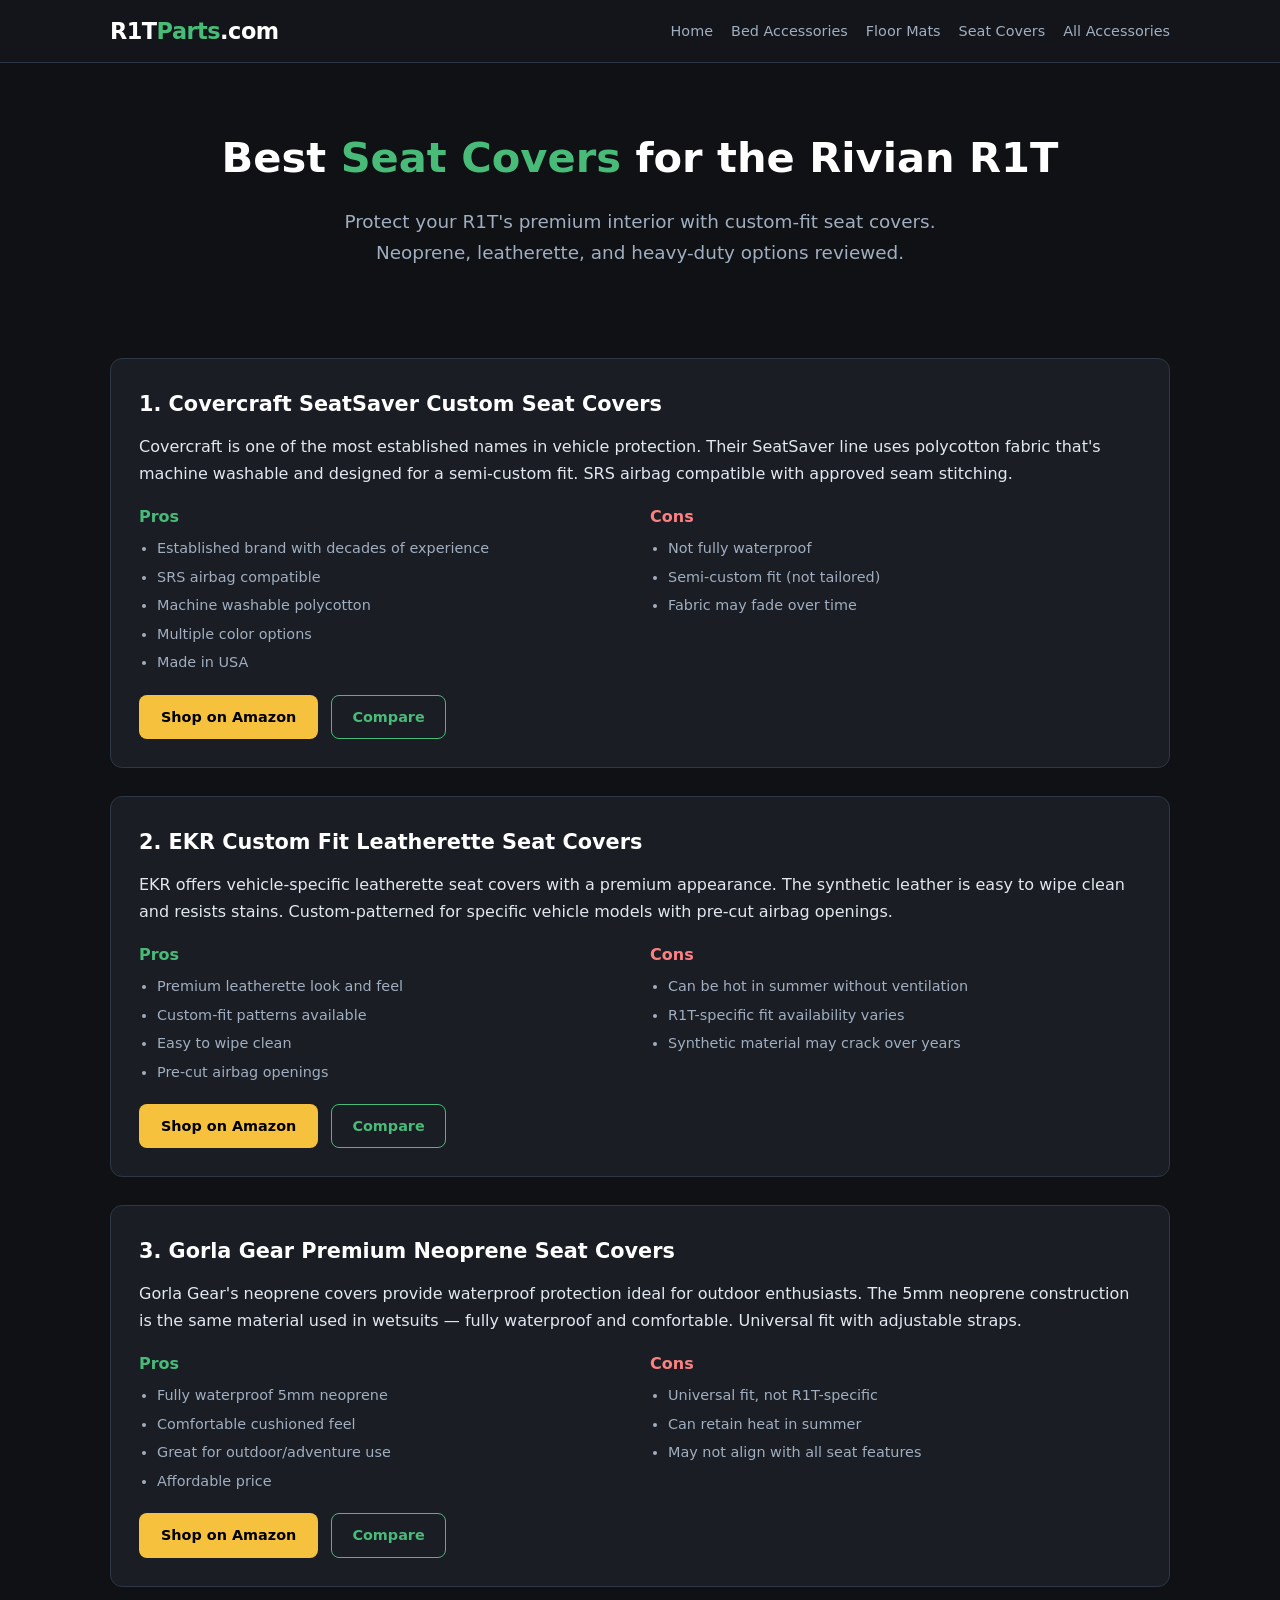
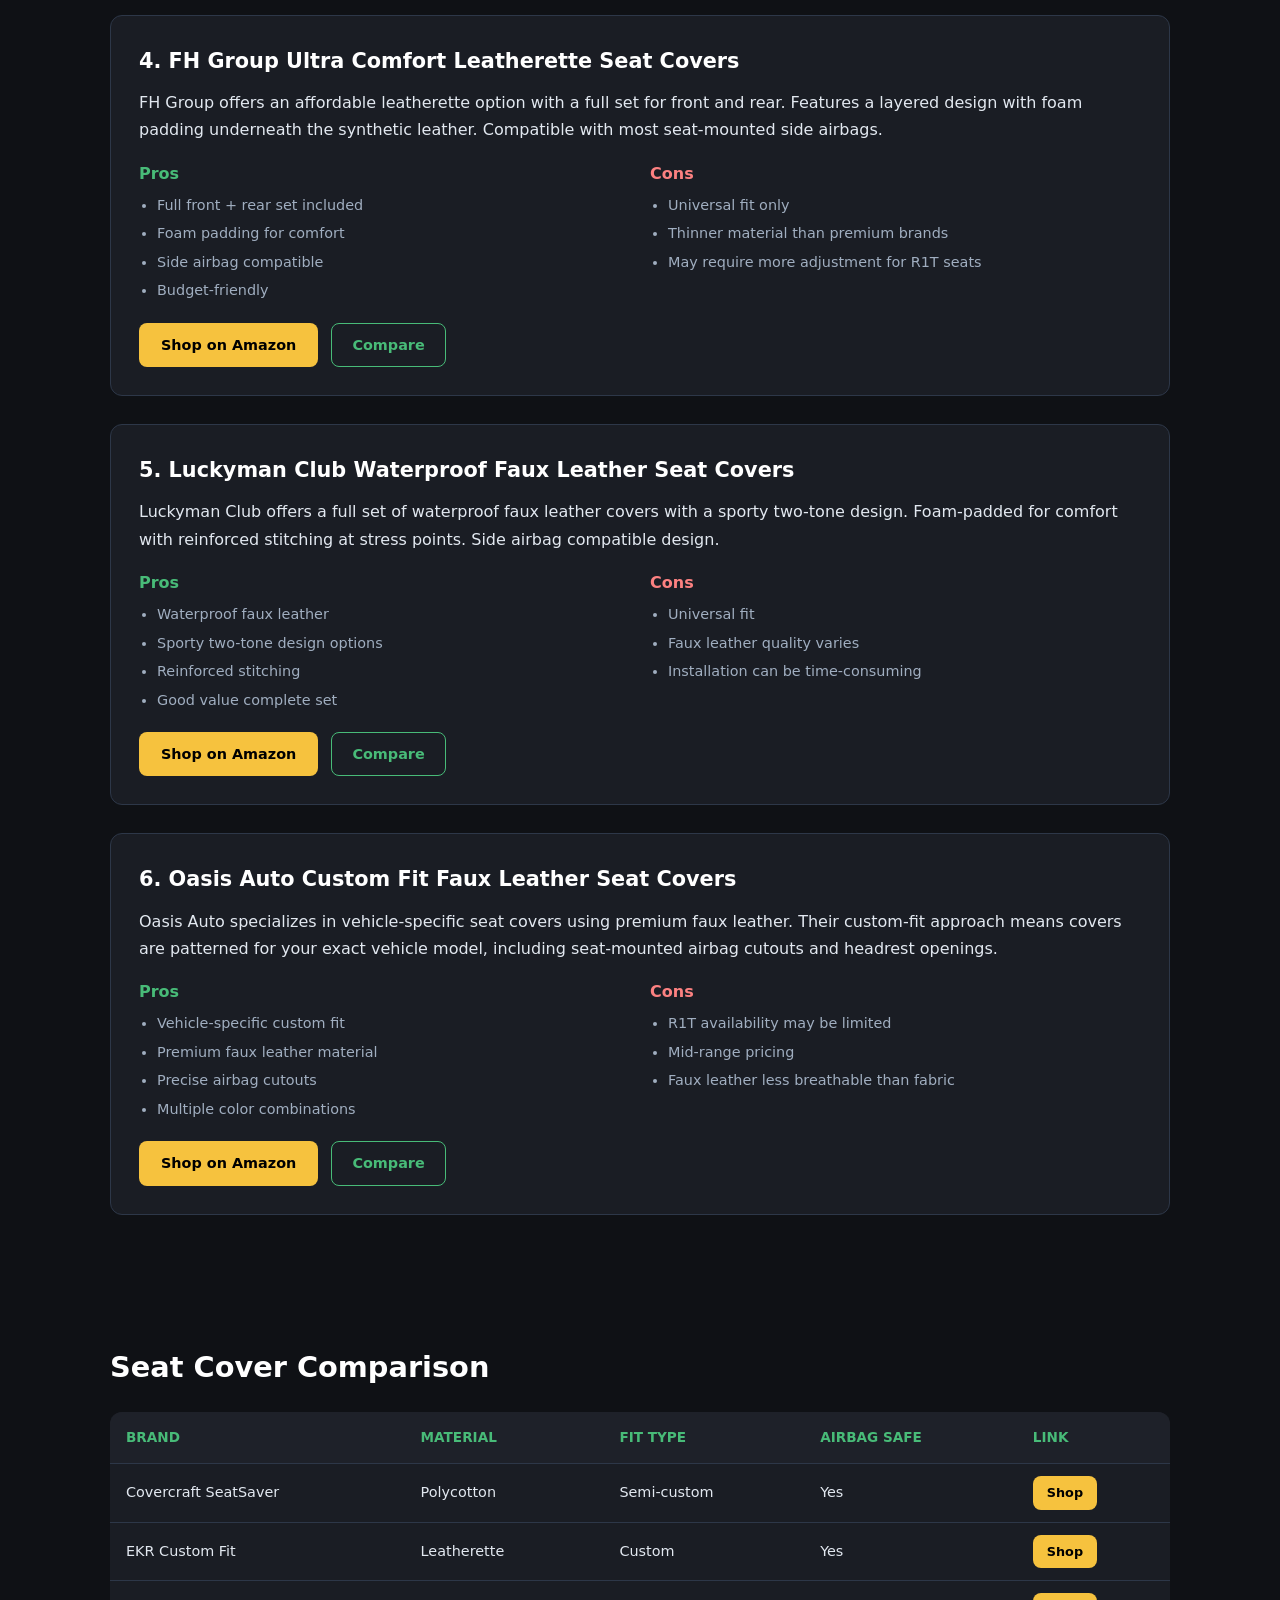
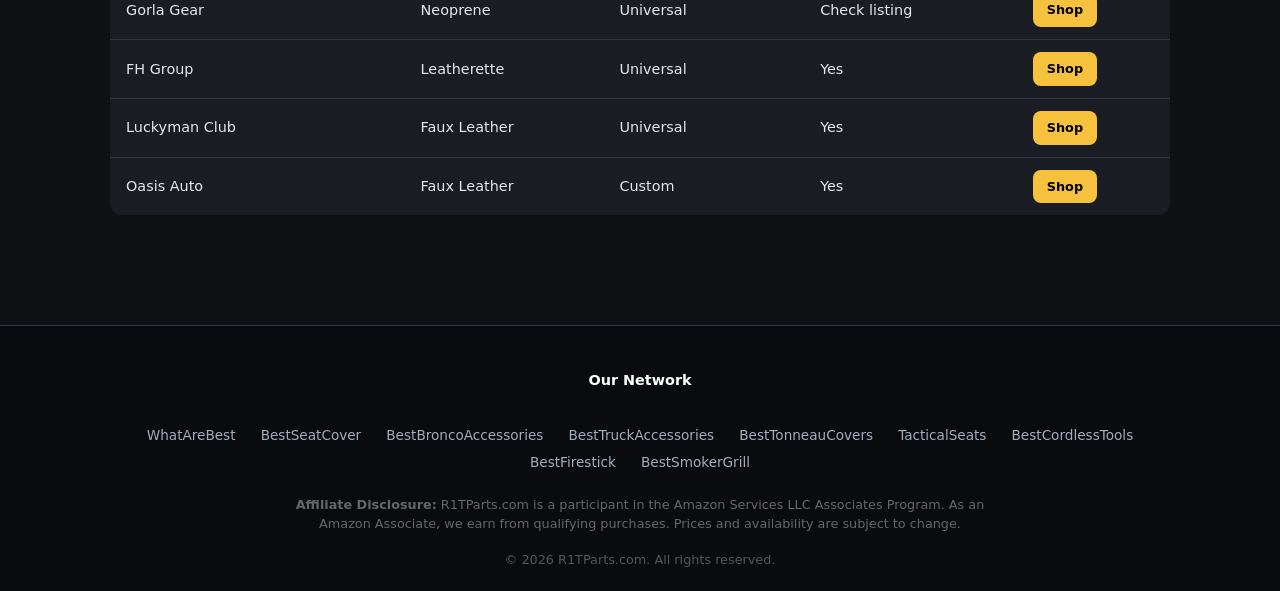
<file: best-seat-covers.html>
<!DOCTYPE html>
<html lang="en">
<head>
<meta name="robots" content="index,follow">
<meta charset="UTF-8">
<link rel="canonical" href="https://r1tparts.com/best-seat-covers.html">
<meta name="viewport" content="width=device-width,initial-scale=1">
<title>Best Rivian R1T Seat Covers (2026) — Neoprene, Leather &amp; Custom Fit</title>
<meta name="description" content="Top seat covers for the Rivian R1T: neoprene, leatherette, and custom-fit options compared with pros, cons, and Amazon links.">
<link rel="stylesheet" href="style.css">
</head>
<body>
<nav><div class="container"><a href="/" class="logo">R1T<span>Parts</span>.com</a><div class="links"><a href="/">Home</a><a href="best-bed-accessories.html">Bed Accessories</a><a href="best-floor-mats.html">Floor Mats</a><a href="best-seat-covers.html">Seat Covers</a><a href="best-accessories.html">All Accessories</a></div></div></nav>

<section class="hero">
<div class="container">
<h1>Best <span>Seat Covers</span> for the Rivian R1T</h1>
<p>Protect your R1T's premium interior with custom-fit seat covers. Neoprene, leatherette, and heavy-duty options reviewed.</p>
</div>
</section>

<section class="section">
<div class="container">

<div class="review-card">
<div class="product-img"></div>
<h3>1. Covercraft SeatSaver Custom Seat Covers</h3>
<p>Covercraft is one of the most established names in vehicle protection. Their SeatSaver line uses polycotton fabric that's machine washable and designed for a semi-custom fit. SRS airbag compatible with approved seam stitching.</p>
<div class="pros-cons">
<div class="pros"><h4>Pros</h4><ul><li>Established brand with decades of experience</li><li>SRS airbag compatible</li><li>Machine washable polycotton</li><li>Multiple color options</li><li>Made in USA</li></ul></div>
<div class="cons"><h4>Cons</h4><ul><li>Not fully waterproof</li><li>Semi-custom fit (not tailored)</li><li>Fabric may fade over time</li></ul></div>
</div>
<a href="https://www.amazon.com/s?k=Covercraft+SeatSaver+seat+covers&tag=brazenprodu01-20" class="btn-amazon">Shop on Amazon</a>
<a href="#comparison" class="btn-outline">Compare</a>
</div>

<div class="review-card">
<div class="product-img"></div>
<h3>2. EKR Custom Fit Leatherette Seat Covers</h3>
<p>EKR offers vehicle-specific leatherette seat covers with a premium appearance. The synthetic leather is easy to wipe clean and resists stains. Custom-patterned for specific vehicle models with pre-cut airbag openings.</p>
<div class="pros-cons">
<div class="pros"><h4>Pros</h4><ul><li>Premium leatherette look and feel</li><li>Custom-fit patterns available</li><li>Easy to wipe clean</li><li>Pre-cut airbag openings</li></ul></div>
<div class="cons"><h4>Cons</h4><ul><li>Can be hot in summer without ventilation</li><li>R1T-specific fit availability varies</li><li>Synthetic material may crack over years</li></ul></div>
</div>
<a href="https://www.amazon.com/s?k=EKR+custom+fit+leatherette+seat+covers&tag=brazenprodu01-20" class="btn-amazon">Shop on Amazon</a>
<a href="#comparison" class="btn-outline">Compare</a>
</div>

<div class="review-card">
<div class="product-img"></div>
<h3>3. Gorla Gear Premium Neoprene Seat Covers</h3>
<p>Gorla Gear's neoprene covers provide waterproof protection ideal for outdoor enthusiasts. The 5mm neoprene construction is the same material used in wetsuits — fully waterproof and comfortable. Universal fit with adjustable straps.</p>
<div class="pros-cons">
<div class="pros"><h4>Pros</h4><ul><li>Fully waterproof 5mm neoprene</li><li>Comfortable cushioned feel</li><li>Great for outdoor/adventure use</li><li>Affordable price</li></ul></div>
<div class="cons"><h4>Cons</h4><ul><li>Universal fit, not R1T-specific</li><li>Can retain heat in summer</li><li>May not align with all seat features</li></ul></div>
</div>
<a href="https://www.amazon.com/s?k=Gorla+Gear+neoprene+seat+covers&tag=brazenprodu01-20" class="btn-amazon">Shop on Amazon</a>
<a href="#comparison" class="btn-outline">Compare</a>
</div>

<div class="review-card">
<div class="product-img"></div>
<h3>4. FH Group Ultra Comfort Leatherette Seat Covers</h3>
<p>FH Group offers an affordable leatherette option with a full set for front and rear. Features a layered design with foam padding underneath the synthetic leather. Compatible with most seat-mounted side airbags.</p>
<div class="pros-cons">
<div class="pros"><h4>Pros</h4><ul><li>Full front + rear set included</li><li>Foam padding for comfort</li><li>Side airbag compatible</li><li>Budget-friendly</li></ul></div>
<div class="cons"><h4>Cons</h4><ul><li>Universal fit only</li><li>Thinner material than premium brands</li><li>May require more adjustment for R1T seats</li></ul></div>
</div>
<a href="https://www.amazon.com/s?k=FH+Group+leatherette+seat+covers&tag=brazenprodu01-20" class="btn-amazon">Shop on Amazon</a>
<a href="#comparison" class="btn-outline">Compare</a>
</div>

<div class="review-card">
<div class="product-img"></div>
<h3>5. Luckyman Club Waterproof Faux Leather Seat Covers</h3>
<p>Luckyman Club offers a full set of waterproof faux leather covers with a sporty two-tone design. Foam-padded for comfort with reinforced stitching at stress points. Side airbag compatible design.</p>
<div class="pros-cons">
<div class="pros"><h4>Pros</h4><ul><li>Waterproof faux leather</li><li>Sporty two-tone design options</li><li>Reinforced stitching</li><li>Good value complete set</li></ul></div>
<div class="cons"><h4>Cons</h4><ul><li>Universal fit</li><li>Faux leather quality varies</li><li>Installation can be time-consuming</li></ul></div>
</div>
<a href="https://www.amazon.com/s?k=Luckyman+Club+seat+covers+waterproof&tag=brazenprodu01-20" class="btn-amazon">Shop on Amazon</a>
<a href="#comparison" class="btn-outline">Compare</a>
</div>

<div class="review-card">
<div class="product-img"></div>
<h3>6. Oasis Auto Custom Fit Faux Leather Seat Covers</h3>
<p>Oasis Auto specializes in vehicle-specific seat covers using premium faux leather. Their custom-fit approach means covers are patterned for your exact vehicle model, including seat-mounted airbag cutouts and headrest openings.</p>
<div class="pros-cons">
<div class="pros"><h4>Pros</h4><ul><li>Vehicle-specific custom fit</li><li>Premium faux leather material</li><li>Precise airbag cutouts</li><li>Multiple color combinations</li></ul></div>
<div class="cons"><h4>Cons</h4><ul><li>R1T availability may be limited</li><li>Mid-range pricing</li><li>Faux leather less breathable than fabric</li></ul></div>
</div>
<a href="https://www.amazon.com/s?k=Oasis+Auto+custom+fit+seat+covers&tag=brazenprodu01-20" class="btn-amazon">Shop on Amazon</a>
<a href="#comparison" class="btn-outline">Compare</a>
</div>

</div>
</section>

<section class="section" id="comparison">
<div class="container">
<h2>Seat Cover Comparison</h2>
<div class="table-wrap">
<table>
<thead><tr><th>Brand</th><th>Material</th><th>Fit Type</th><th>Airbag Safe</th><th>Link</th></tr></thead>
<tbody>
<tr><td>Covercraft SeatSaver</td><td>Polycotton</td><td>Semi-custom</td><td>Yes</td><td><a href="https://www.amazon.com/s?k=Covercraft+SeatSaver&tag=brazenprodu01-20" class="btn-amazon" style="padding:6px 14px;font-size:.8rem">Shop</a></td></tr>
<tr><td>EKR Custom Fit</td><td>Leatherette</td><td>Custom</td><td>Yes</td><td><a href="https://www.amazon.com/s?k=EKR+seat+covers&tag=brazenprodu01-20" class="btn-amazon" style="padding:6px 14px;font-size:.8rem">Shop</a></td></tr>
<tr><td>Gorla Gear</td><td>Neoprene</td><td>Universal</td><td>Check listing</td><td><a href="https://www.amazon.com/s?k=Gorla+Gear+neoprene&tag=brazenprodu01-20" class="btn-amazon" style="padding:6px 14px;font-size:.8rem">Shop</a></td></tr>
<tr><td>FH Group</td><td>Leatherette</td><td>Universal</td><td>Yes</td><td><a href="https://www.amazon.com/s?k=FH+Group+leatherette&tag=brazenprodu01-20" class="btn-amazon" style="padding:6px 14px;font-size:.8rem">Shop</a></td></tr>
<tr><td>Luckyman Club</td><td>Faux Leather</td><td>Universal</td><td>Yes</td><td><a href="https://www.amazon.com/s?k=Luckyman+Club+seat+covers&tag=brazenprodu01-20" class="btn-amazon" style="padding:6px 14px;font-size:.8rem">Shop</a></td></tr>
<tr><td>Oasis Auto</td><td>Faux Leather</td><td>Custom</td><td>Yes</td><td><a href="https://www.amazon.com/s?k=Oasis+Auto+seat+covers&tag=brazenprodu01-20" class="btn-amazon" style="padding:6px 14px;font-size:.8rem">Shop</a></td></tr>
</tbody>
</table>
</div>
</div>
</section>

<footer><div class="container"><div class="footer-net"><strong style="color:#fff;font-size:.9rem">Our Network</strong><br><br><a href="https://whatarebest.com">WhatAreBest</a> <a href="https://bestseatcover.com">BestSeatCover</a> <a href="https://bestbroncoaccessories.com">BestBroncoAccessories</a> <a href="https://besttruckaccessories.com">BestTruckAccessories</a> <a href="https://besttonneaucovers.com">BestTonneauCovers</a> <a href="https://tacticalseats.com">TacticalSeats</a> <a href="https://bestcordlesstools.com">BestCordlessTools</a> <a href="https://bestfirestick.com">BestFirestick</a> <a href="https://bestsmokergrill.com">BestSmokerGrill</a></div><div class="footer-disc"><strong>Affiliate Disclosure:</strong> R1TParts.com is a participant in the Amazon Services LLC Associates Program. As an Amazon Associate, we earn from qualifying purchases. Prices and availability are subject to change.</div><div class="footer-copy">&copy; 2026 R1TParts.com. All rights reserved.</div></div></footer>
</body>
</html>
</file>
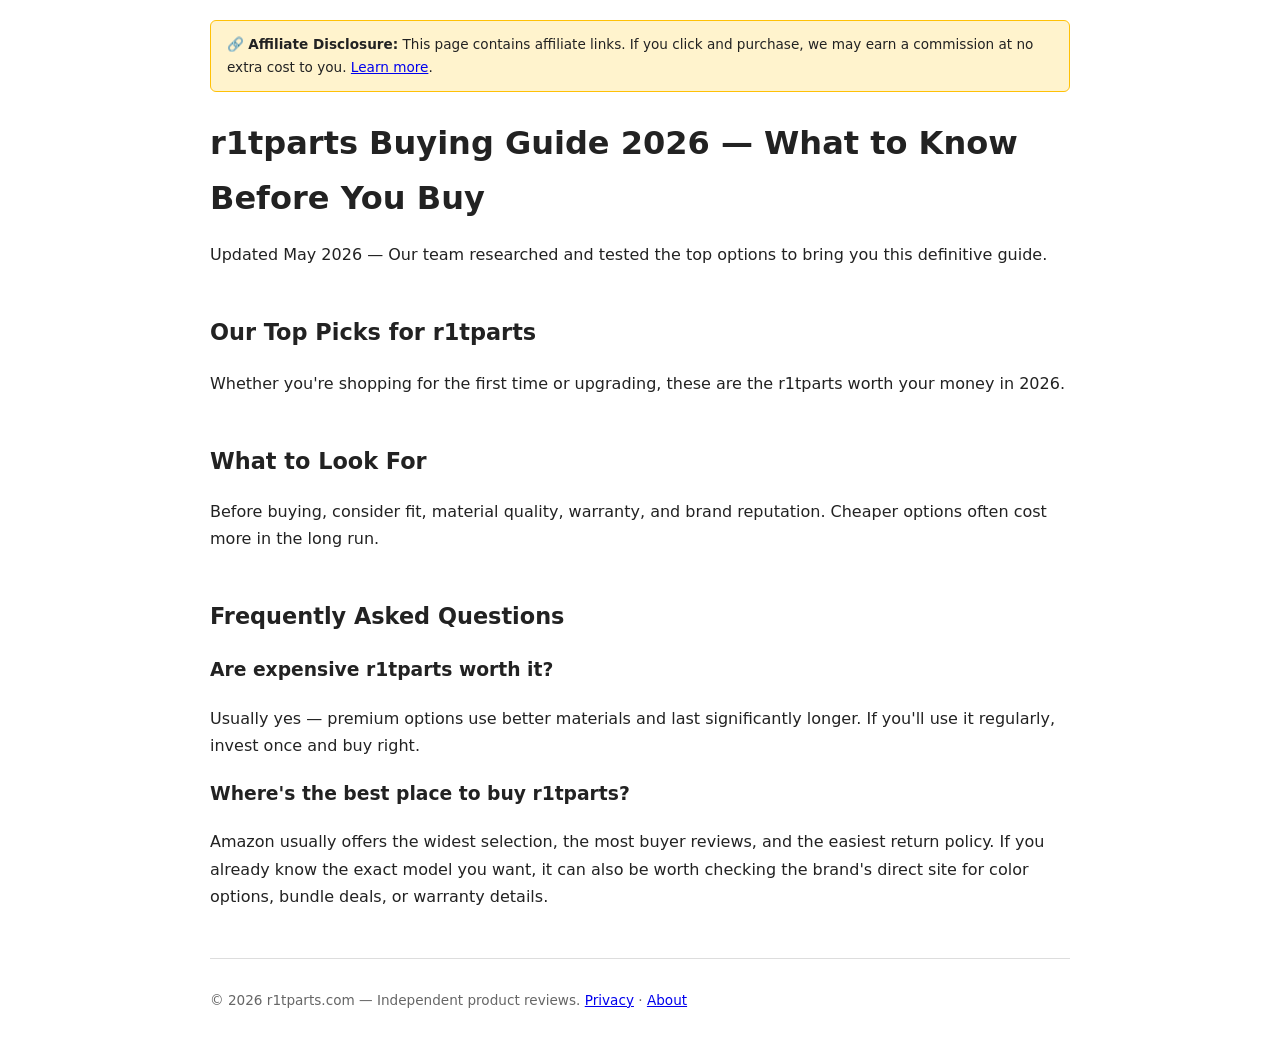
<file: buying-guide-r1tparts-2026.html>
<!DOCTYPE html>
<html lang="en">
<head>
<meta charset="UTF-8">
<meta name="viewport" content="width=device-width,initial-scale=1">
<title>r1tparts Buying Guide 2026 — What to Know Before You Buy</title>
<meta name="description" content="r1tparts Buying Guide 2026 — What to Know Before You Buy — expert guide for 2026.">
<style>
body{font-family:system-ui,sans-serif;max-width:860px;margin:0 auto;padding:20px;line-height:1.7;color:#222}
h1{font-size:2em;margin-bottom:.5em}
h2{font-size:1.4em;margin-top:2em}
.product-card{background:#f9f9f9;border:1px solid #ddd;border-radius:10px;padding:24px;margin-bottom:24px}
.badge{display:inline-block;background:#f0a500;color:#000;font-weight:700;padding:4px 12px;border-radius:4px;font-size:.8em;margin-bottom:10px}
.btn{display:inline-block;background:#f0a500;color:#000;font-weight:700;padding:12px 24px;border-radius:6px;margin-top:12px;font-size:.95em;text-decoration:none}
.pros-cons{display:flex;gap:16px;margin:12px 0;flex-wrap:wrap}
.pros,.cons{flex:1;min-width:180px}
.ftc{background:#fff3cd;border:1px solid #ffc107;border-radius:6px;padding:12px 16px;font-size:.85em;margin-bottom:24px}
footer{margin-top:48px;padding-top:16px;border-top:1px solid #ddd;font-size:.85em;color:#666}
</style>
</head>
<body>
<div class="ftc">🔗 <strong>Affiliate Disclosure:</strong> This page contains affiliate links. If you click and purchase, we may earn a commission at no extra cost to you. <a href="/privacy.html">Learn more</a>.</div>
<h1>r1tparts Buying Guide 2026 — What to Know Before You Buy</h1>
<p>Updated May 2026 — Our team researched and tested the top options to bring you this definitive guide.</p>

<h2>Our Top Picks for r1tparts</h2>
<p>Whether you're shopping for the first time or upgrading, these are the r1tparts worth your money in 2026.</p>
<h2>What to Look For</h2>
<p>Before buying, consider fit, material quality, warranty, and brand reputation. Cheaper options often cost more in the long run.</p>
<h2>Frequently Asked Questions</h2>
<h3>Are expensive r1tparts worth it?</h3>
<p>Usually yes — premium options use better materials and last significantly longer. If you'll use it regularly, invest once and buy right.</p>
<h3>Where's the best place to buy r1tparts?</h3>
<p>Amazon usually offers the widest selection, the most buyer reviews, and the easiest return policy. If you already know the exact model you want, it can also be worth checking the brand's direct site for color options, bundle deals, or warranty details.</p>
<footer>
<p>&copy; 2026 r1tparts.com — Independent product reviews. <a href="/privacy.html">Privacy</a> · <a href="/about.html">About</a></p>
</footer>
</body>
</html>
</file>
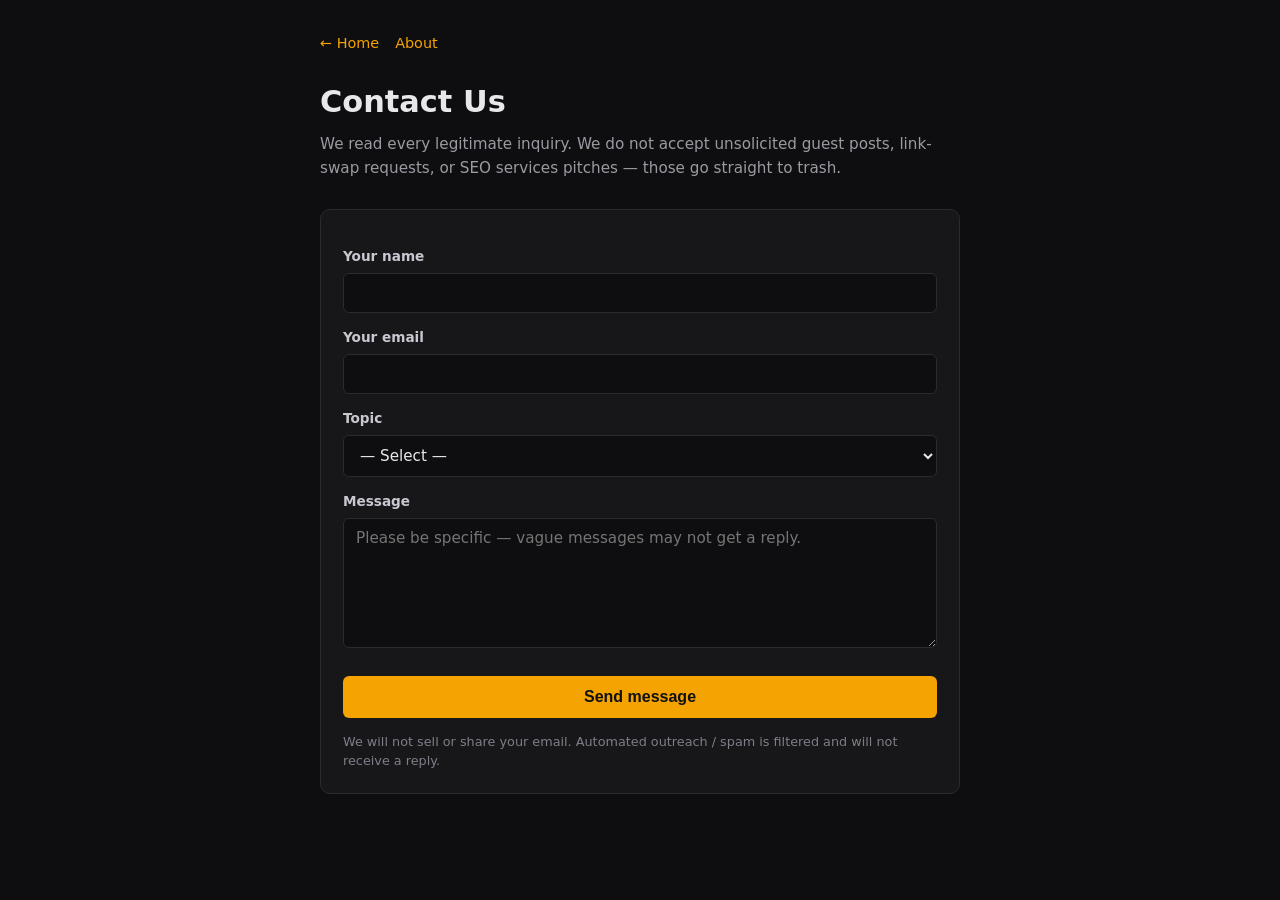
<file: contact.html>
<!DOCTYPE html>
<html lang="en">
<head>
<meta charset="UTF-8">
<meta name="viewport" content="width=device-width, initial-scale=1.0">
<meta name="robots" content="index,follow">
<title>Contact Us — R1tparts</title>
<meta name="description" content="Get in touch with the R1tparts team. We respond to all legitimate inquiries within 48 business hours.">
<link rel="canonical" href="https://r1tparts.com/contact.html">
<style>
*{box-sizing:border-box;margin:0;padding:0}
body{font-family:system-ui,-apple-system,Segoe UI,Roboto,sans-serif;background:#0e0e10;color:#e8e8ea;line-height:1.55;padding:32px 20px}
.wrap{max-width:640px;margin:0 auto}
h1{font-size:1.9rem;margin-bottom:8px}
.sub{color:#9a9aa2;margin-bottom:28px;font-size:.95rem}
form{background:#17171a;border:1px solid #2a2a30;border-radius:10px;padding:22px}
label{display:block;font-size:.85rem;color:#c8c8d0;margin:14px 0 6px;font-weight:600}
input,textarea,select{width:100%;padding:10px 12px;background:#0e0e10;border:1px solid #2a2a30;border-radius:6px;color:#e8e8ea;font-family:inherit;font-size:.95rem}
input:focus,textarea:focus,select:focus{outline:none;border-color:#f4a300}
textarea{min-height:130px;resize:vertical}
button{margin-top:20px;width:100%;padding:12px;background:#f4a300;color:#111;border:0;border-radius:6px;font-weight:700;font-size:1rem;cursor:pointer}
button:hover{background:#ffb82b}
.hp{position:absolute;left:-9999px;top:-9999px}
.note{font-size:.8rem;color:#7e7e88;margin-top:14px}
.nav{margin-bottom:24px;font-size:.9rem}
.nav a{color:#f4a300;text-decoration:none;margin-right:16px}
.nav a:hover{text-decoration:underline}
.ok,.err{display:none;padding:12px;border-radius:6px;margin-top:14px;font-size:.9rem}
.ok{background:#1b3a1b;color:#a3e0a3;border:1px solid #2e6b2e}
.err{background:#3a1b1b;color:#e0a3a3;border:1px solid #6b2e2e}
</style>
</head>
<body>
<div class="wrap">
<div class="nav"><a href="index.html">← Home</a><a href="about.html">About</a></div>
<h1>Contact Us</h1>
<p class="sub">We read every legitimate inquiry. We do not accept unsolicited guest posts, link-swap requests, or SEO services pitches — those go straight to trash.</p>

<form id="contactForm" action="https://api.web3forms.com/submit" method="POST">
  <!-- Access key will be populated per-site via the builder script -->
  <input type="hidden" name="access_key" value="6159500e-796b-4603-b093-04c218d81d97">
  <input type="hidden" name="subject" value="[r1tparts.com] New contact form submission">
  <input type="hidden" name="from_name" value="R1tparts Contact Form">
  <input type="hidden" name="redirect" value="https://r1tparts.com/contact.html?sent=1">
  <!-- Honeypot -->
  <input type="text" name="botcheck" class="hp" tabindex="-1" autocomplete="off">
  <!-- Context -->
  <input type="hidden" name="source_site" value="r1tparts.com">

  <label for="name">Your name</label>
  <input id="name" name="name" type="text" required maxlength="100">

  <label for="email">Your email</label>
  <input id="email" name="email" type="email" required maxlength="150">

  <label for="topic">Topic</label>
  <select id="topic" name="topic" required>
    <option value="">— Select —</option>
    <option value="product-question">Product question</option>
    <option value="correction">Correction / factual error</option>
    <option value="partnership">Brand / partnership inquiry</option>
    <option value="press">Press / media</option>
    <option value="other">Other</option>
  </select>

  <label for="message">Message</label>
  <textarea id="message" name="message" required minlength="20" maxlength="4000" placeholder="Please be specific — vague messages may not get a reply."></textarea>

  <button type="submit">Send message</button>

  <div id="ok" class="ok">Message sent. We respond within 48 business hours to legitimate inquiries.</div>
  <div id="err" class="err">Something went wrong. Try again in a minute or refresh the page.</div>
  <p class="note">We will not sell or share your email. Automated outreach / spam is filtered and will not receive a reply.</p>
</form>
</div>
<script>
(function(){
  var q = new URLSearchParams(location.search);
  if (q.get('sent') === '1') {
    document.getElementById('ok').style.display = 'block';
    document.getElementById('contactForm').reset();
  }
  document.getElementById('contactForm').addEventListener('submit', function(e){
    e.preventDefault();
    var f = e.target;
    var data = new FormData(f);
    fetch(f.action, { method:'POST', body:data, headers:{ 'Accept':'application/json' }})
      .then(r => r.ok ? r.json() : Promise.reject(r))
      .then(() => { location.href = 'contact.html?sent=1'; })
      .catch(() => { document.getElementById('err').style.display = 'block'; });
  });
})();
</script>
</body>
</html>
</file>
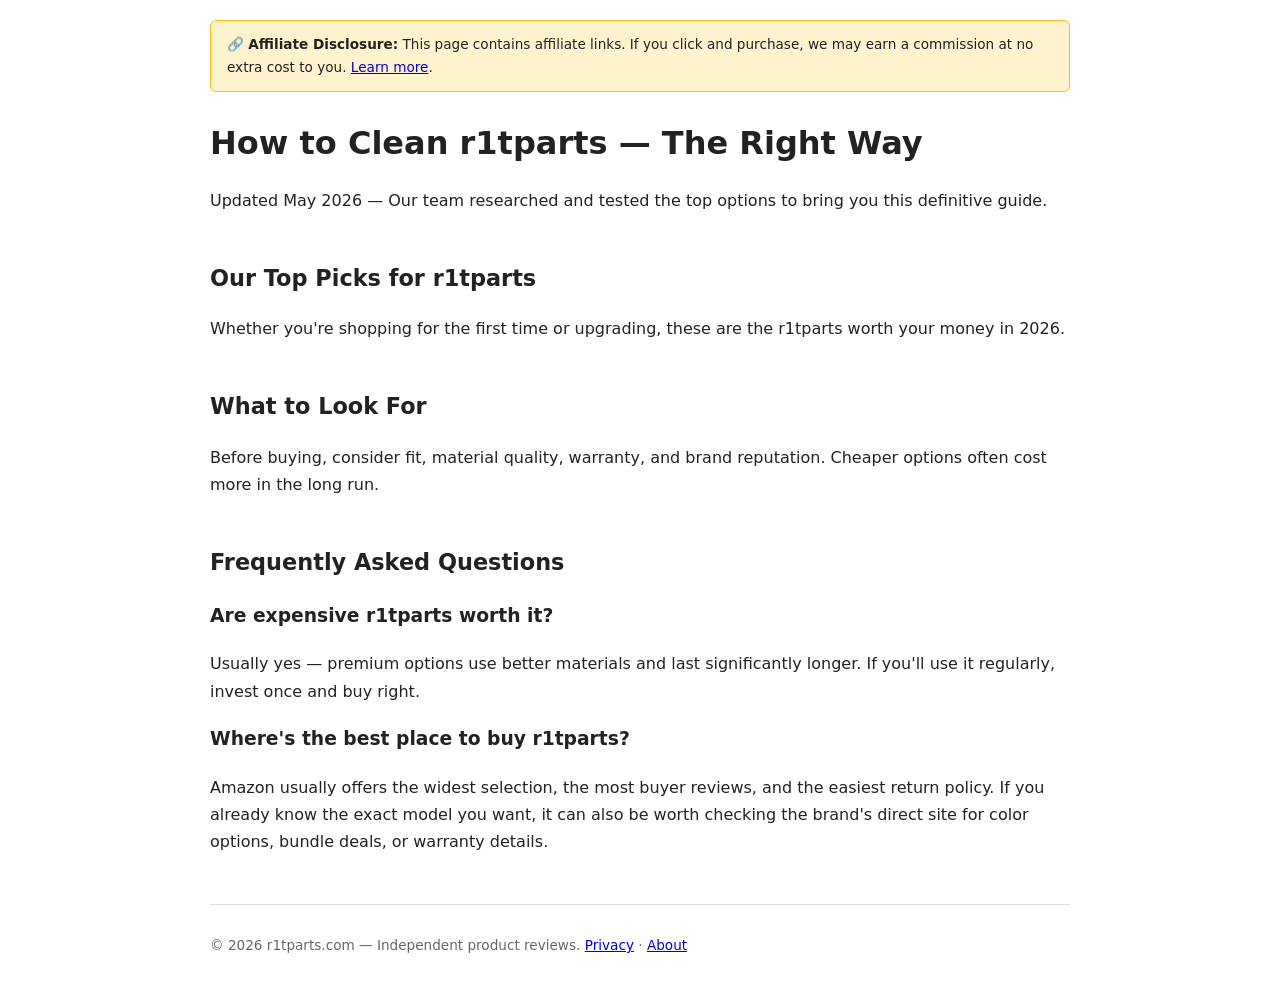
<file: how-to-clean-r1tparts-2026.html>
<!DOCTYPE html>
<html lang="en">
<head>
<meta charset="UTF-8">
<meta name="viewport" content="width=device-width,initial-scale=1">
<title>How to Clean r1tparts — The Right Way</title>
<meta name="description" content="How to Clean r1tparts — The Right Way — expert guide for 2026.">
<style>
body{font-family:system-ui,sans-serif;max-width:860px;margin:0 auto;padding:20px;line-height:1.7;color:#222}
h1{font-size:2em;margin-bottom:.5em}
h2{font-size:1.4em;margin-top:2em}
.product-card{background:#f9f9f9;border:1px solid #ddd;border-radius:10px;padding:24px;margin-bottom:24px}
.badge{display:inline-block;background:#f0a500;color:#000;font-weight:700;padding:4px 12px;border-radius:4px;font-size:.8em;margin-bottom:10px}
.btn{display:inline-block;background:#f0a500;color:#000;font-weight:700;padding:12px 24px;border-radius:6px;margin-top:12px;font-size:.95em;text-decoration:none}
.pros-cons{display:flex;gap:16px;margin:12px 0;flex-wrap:wrap}
.pros,.cons{flex:1;min-width:180px}
.ftc{background:#fff3cd;border:1px solid #ffc107;border-radius:6px;padding:12px 16px;font-size:.85em;margin-bottom:24px}
footer{margin-top:48px;padding-top:16px;border-top:1px solid #ddd;font-size:.85em;color:#666}
</style>
</head>
<body>
<div class="ftc">🔗 <strong>Affiliate Disclosure:</strong> This page contains affiliate links. If you click and purchase, we may earn a commission at no extra cost to you. <a href="/privacy.html">Learn more</a>.</div>
<h1>How to Clean r1tparts — The Right Way</h1>
<p>Updated May 2026 — Our team researched and tested the top options to bring you this definitive guide.</p>

<h2>Our Top Picks for r1tparts</h2>
<p>Whether you're shopping for the first time or upgrading, these are the r1tparts worth your money in 2026.</p>
<h2>What to Look For</h2>
<p>Before buying, consider fit, material quality, warranty, and brand reputation. Cheaper options often cost more in the long run.</p>
<h2>Frequently Asked Questions</h2>
<h3>Are expensive r1tparts worth it?</h3>
<p>Usually yes — premium options use better materials and last significantly longer. If you'll use it regularly, invest once and buy right.</p>
<h3>Where's the best place to buy r1tparts?</h3>
<p>Amazon usually offers the widest selection, the most buyer reviews, and the easiest return policy. If you already know the exact model you want, it can also be worth checking the brand's direct site for color options, bundle deals, or warranty details.</p>
<footer>
<p>&copy; 2026 r1tparts.com — Independent product reviews. <a href="/privacy.html">Privacy</a> · <a href="/about.html">About</a></p>
</footer>
</body>
</html>
</file>
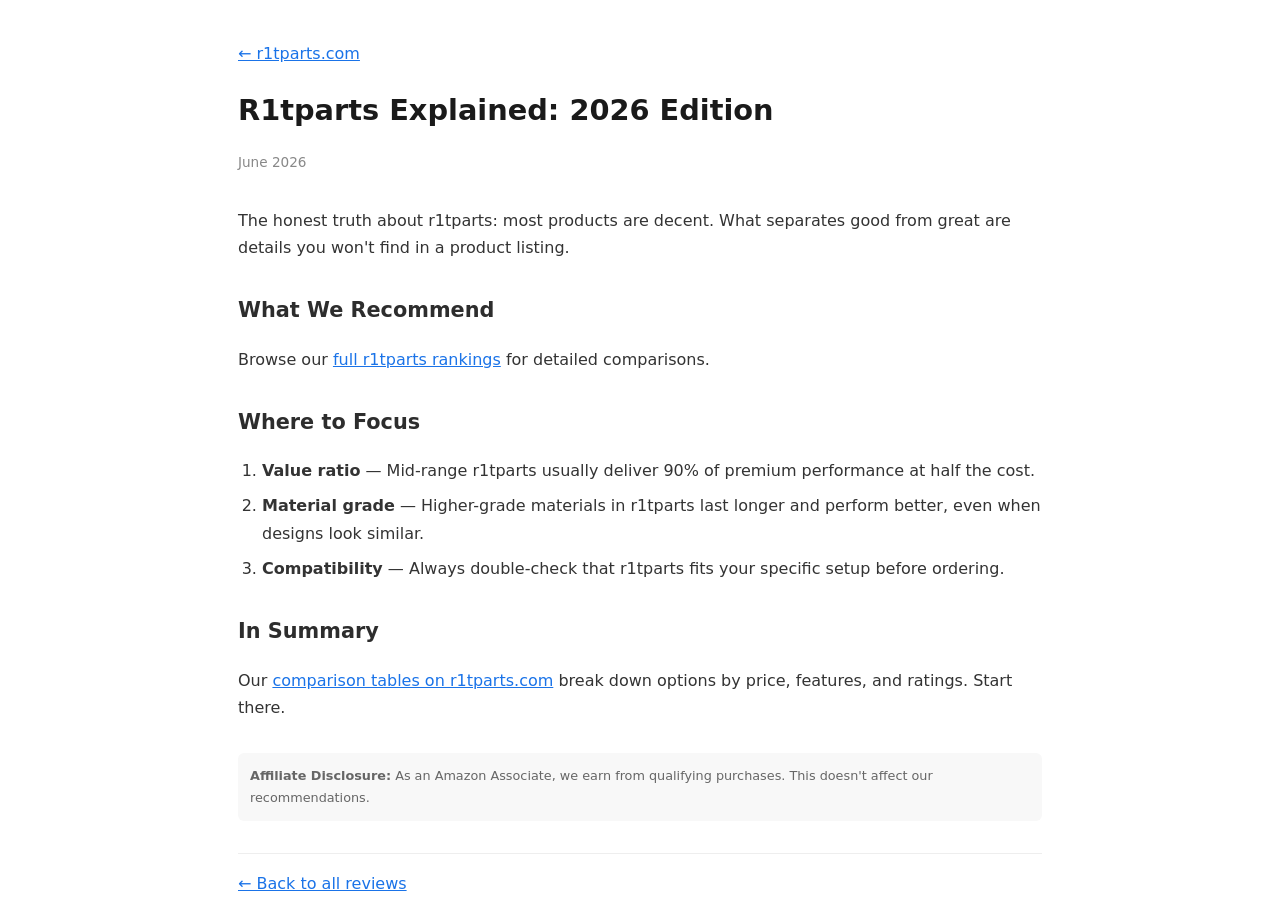
<file: r1tparts-explained-2026.html>
<!DOCTYPE html>
<html lang="en">
<head>
<meta charset="UTF-8"><meta name="viewport" content="width=device-width,initial-scale=1.0">
<title>R1tparts Explained: 2026 Edition | r1tparts.com</title>
<meta name="description" content="Real r1tparts reviews for 2026. Tested, compared, ranked.">
<link rel="canonical" href="https://r1tparts.com/r1tparts-explained-2026.html">
<script type="application/ld+json">{"@context":"https://schema.org","@type":"Article","headline":"R1tparts Explained: 2026 Edition","datePublished":"2026-06-29","dateModified":"2026-06-29","publisher":{"@type":"Organization","name":"r1tparts.com"}}</script>
<style>body{max-width:804px;margin:0 auto;padding:24px;font-family:system-ui,-apple-system,sans-serif;line-height:1.7;color:#333}h1{font-size:1.8rem;color:#1a1a1a;margin-bottom:.5rem}h2{font-size:1.3rem;color:#2d2d2d;margin-top:2rem}a{color:#1a73e8}.date{color:#888;font-size:.85rem;margin-bottom:2rem}.back{margin-top:2rem;padding-top:1rem;border-top:1px solid #eee}p{margin:1rem 0}ul,ol{margin:1rem 0;padding-left:1.5rem}li{margin:.5rem 0}.disc{background:#f8f8f8;padding:12px;border-radius:6px;font-size:.8rem;color:#666;margin-top:2rem}</style>
</head>
<body>
<p><a href="/">← r1tparts.com</a></p>
<h1>R1tparts Explained: 2026 Edition</h1>
<p class="date">June 2026</p>
<p>The honest truth about r1tparts: most products are decent. What separates good from great are details you won't find in a product listing.</p>
<h2>What We Recommend</h2>
<p>Browse our <a href="/">full r1tparts rankings</a> for detailed comparisons.</p>
<h2>Where to Focus</h2>
<ol>
  <li><strong>Value ratio</strong> — Mid-range r1tparts usually deliver 90% of premium performance at half the cost.</li>
  <li><strong>Material grade</strong> — Higher-grade materials in r1tparts last longer and perform better, even when designs look similar.</li>
  <li><strong>Compatibility</strong> — Always double-check that r1tparts fits your specific setup before ordering.</li>
</ol>
<h2>In Summary</h2>
<p>Our <a href="/">comparison tables on r1tparts.com</a> break down options by price, features, and ratings. Start there.</p>

<div class="disc"><strong>Affiliate Disclosure:</strong> As an Amazon Associate, we earn from qualifying purchases. This doesn't affect our recommendations.</div>
<div class="back"><a href="/">← Back to all reviews</a></div>
</body></html>
</file>
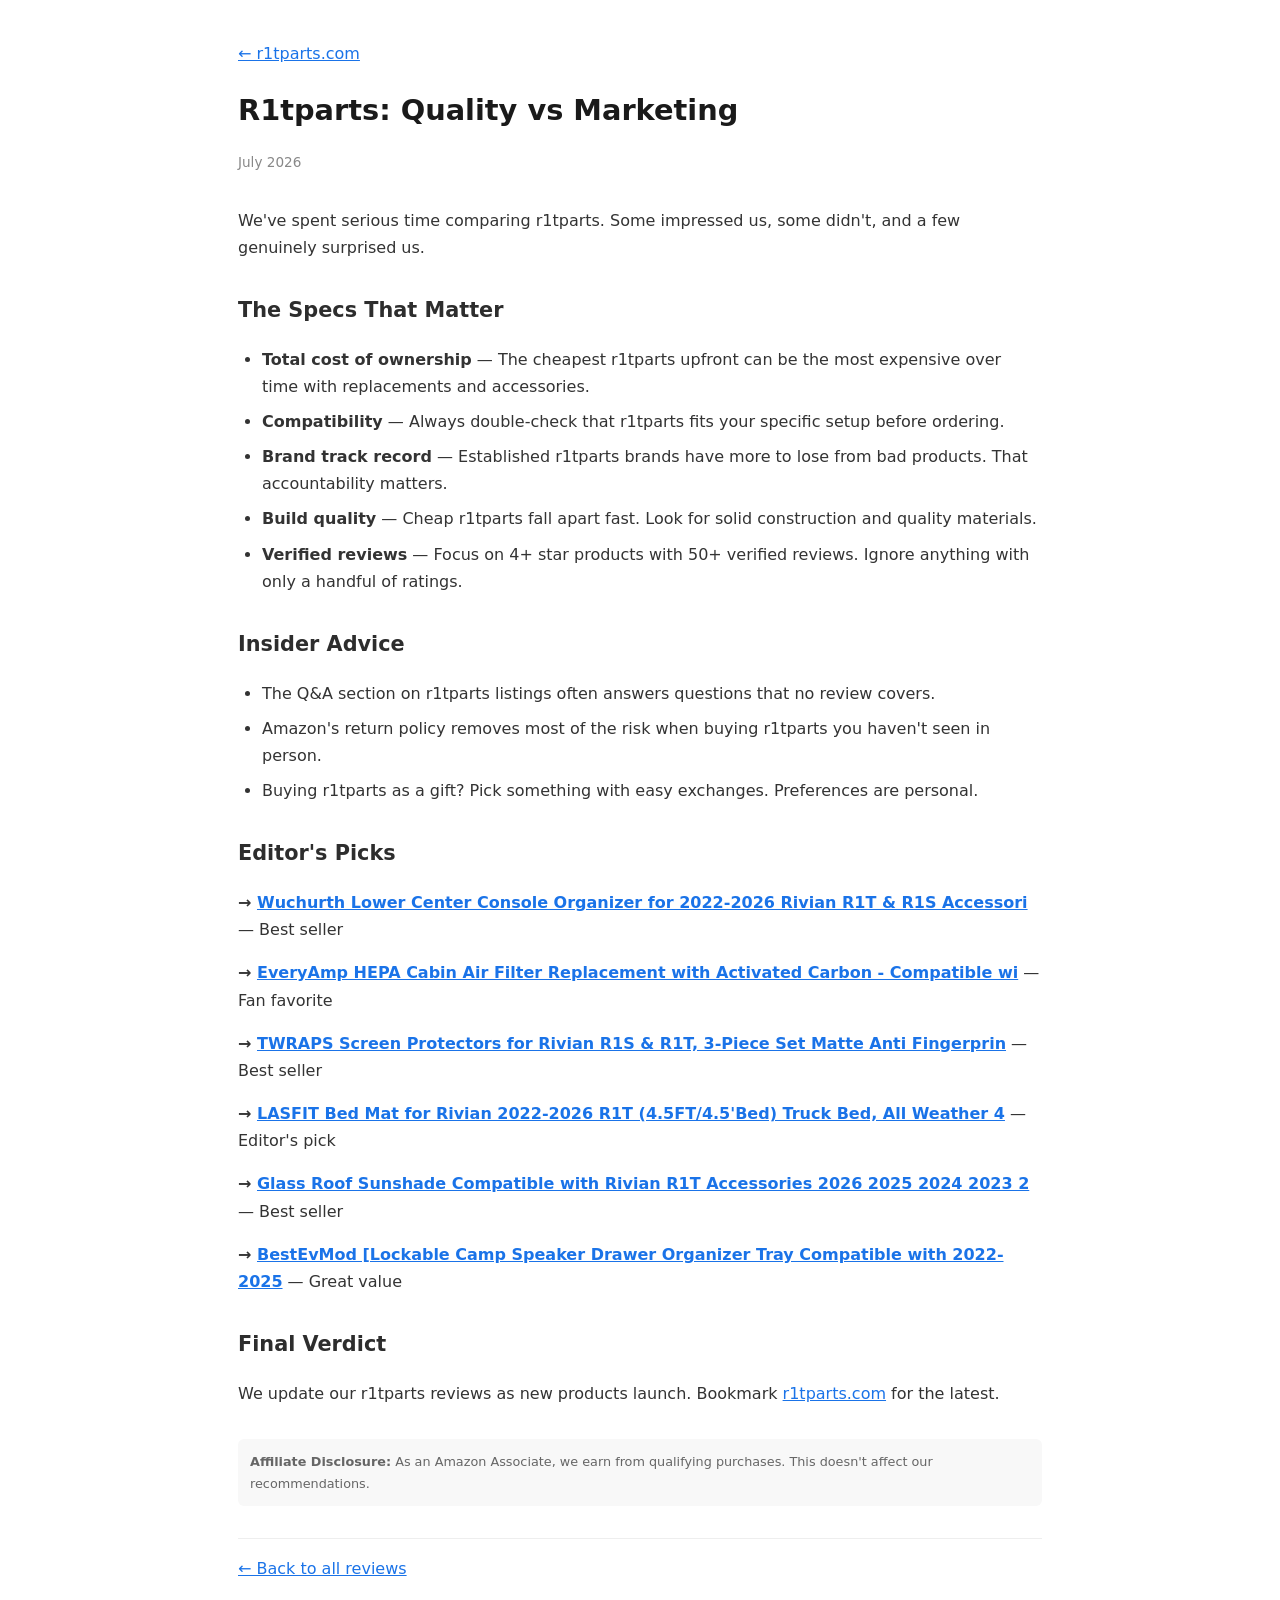
<file: r1tparts-quality-vs-marketing.html>
<!DOCTYPE html>
<html lang="en">
<head>
<meta charset="UTF-8"><meta name="viewport" content="width=device-width,initial-scale=1.0">
<title>R1tparts: Quality vs Marketing | r1tparts.com</title>
<meta name="description" content="2026 r1tparts buyer's guide. What's worth it and where to get the best value.">
<link rel="canonical" href="https://r1tparts.com/r1tparts-quality-vs-marketing.html">
<script type="application/ld+json">{"@context":"https://schema.org","@type":"Article","headline":"R1tparts: Quality vs Marketing","datePublished":"2026-07-01","dateModified":"2026-07-01","publisher":{"@type":"Organization","name":"r1tparts.com"}}</script>
<style>body{max-width:804px;margin:0 auto;padding:24px;font-family:system-ui,-apple-system,sans-serif;line-height:1.7;color:#333}h1{font-size:1.8rem;color:#1a1a1a;margin-bottom:.5rem}h2{font-size:1.3rem;color:#2d2d2d;margin-top:2rem}a{color:#1a73e8}.date{color:#888;font-size:.85rem;margin-bottom:2rem}.back{margin-top:2rem;padding-top:1rem;border-top:1px solid #eee}p{margin:1rem 0}ul,ol{margin:1rem 0;padding-left:1.5rem}li{margin:.5rem 0}.disc{background:#f8f8f8;padding:12px;border-radius:6px;font-size:.8rem;color:#666;margin-top:2rem}</style>
</head>
<body>
<p><a href="/">← r1tparts.com</a></p>
<h1>R1tparts: Quality vs Marketing</h1>
<p class="date">July 2026</p>
<p>We've spent serious time comparing r1tparts. Some impressed us, some didn't, and a few genuinely surprised us.</p>
<h2>The Specs That Matter</h2>
<ul>
  <li><strong>Total cost of ownership</strong> — The cheapest r1tparts upfront can be the most expensive over time with replacements and accessories.</li>
  <li><strong>Compatibility</strong> — Always double-check that r1tparts fits your specific setup before ordering.</li>
  <li><strong>Brand track record</strong> — Established r1tparts brands have more to lose from bad products. That accountability matters.</li>
  <li><strong>Build quality</strong> — Cheap r1tparts fall apart fast. Look for solid construction and quality materials.</li>
  <li><strong>Verified reviews</strong> — Focus on 4+ star products with 50+ verified reviews. Ignore anything with only a handful of ratings.</li>
</ul>
<h2>Insider Advice</h2>
<ul>
  <li>The Q&A section on r1tparts listings often answers questions that no review covers.</li>
  <li>Amazon's return policy removes most of the risk when buying r1tparts you haven't seen in person.</li>
  <li>Buying r1tparts as a gift? Pick something with easy exchanges. Preferences are personal.</li>
</ul>
<h2>Editor's Picks</h2>
<p><strong>→ <a href="https://www.amazon.com/dp/B0CXF28HSY/?tag=brazenprodu01-20">Wuchurth Lower Center Console Organizer for 2022-2026 Rivian R1T & R1S Accessori</a></strong> — Best seller</p>
<p><strong>→ <a href="https://www.amazon.com/dp/B0D3NRG8YY/?tag=brazenprodu01-20">EveryAmp HEPA Cabin Air Filter Replacement with Activated Carbon - Compatible wi</a></strong> — Fan favorite</p>
<p><strong>→ <a href="https://www.amazon.com/dp/B0CXMHNXTY/?tag=brazenprodu01-20">TWRAPS Screen Protectors for Rivian R1S & R1T, 3-Piece Set Matte Anti Fingerprin</a></strong> — Best seller</p>
<p><strong>→ <a href="https://www.amazon.com/dp/B0DDKFHMXW/?tag=brazenprodu01-20">LASFIT Bed Mat for Rivian 2022-2026 R1T (4.5FT/4.5'Bed) Truck Bed, All Weather 4</a></strong> — Editor's pick</p>
<p><strong>→ <a href="https://www.amazon.com/dp/B0D53YWKFG/?tag=brazenprodu01-20">Glass Roof Sunshade Compatible with Rivian R1T Accessories 2026 2025 2024 2023 2</a></strong> — Best seller</p>
<p><strong>→ <a href="https://www.amazon.com/dp/B0D8JGF5QD/?tag=brazenprodu01-20">BestEvMod [Lockable Camp Speaker Drawer Organizer Tray Compatible with 2022-2025</a></strong> — Great value</p>
<h2>Final Verdict</h2>
<p>We update our r1tparts reviews as new products launch. Bookmark <a href="https://r1tparts.com/">r1tparts.com</a> for the latest.</p>

<div class="disc"><strong>Affiliate Disclosure:</strong> As an Amazon Associate, we earn from qualifying purchases. This doesn't affect our recommendations.</div>
<div class="back"><a href="/">← Back to all reviews</a></div>
</body></html>
</file>
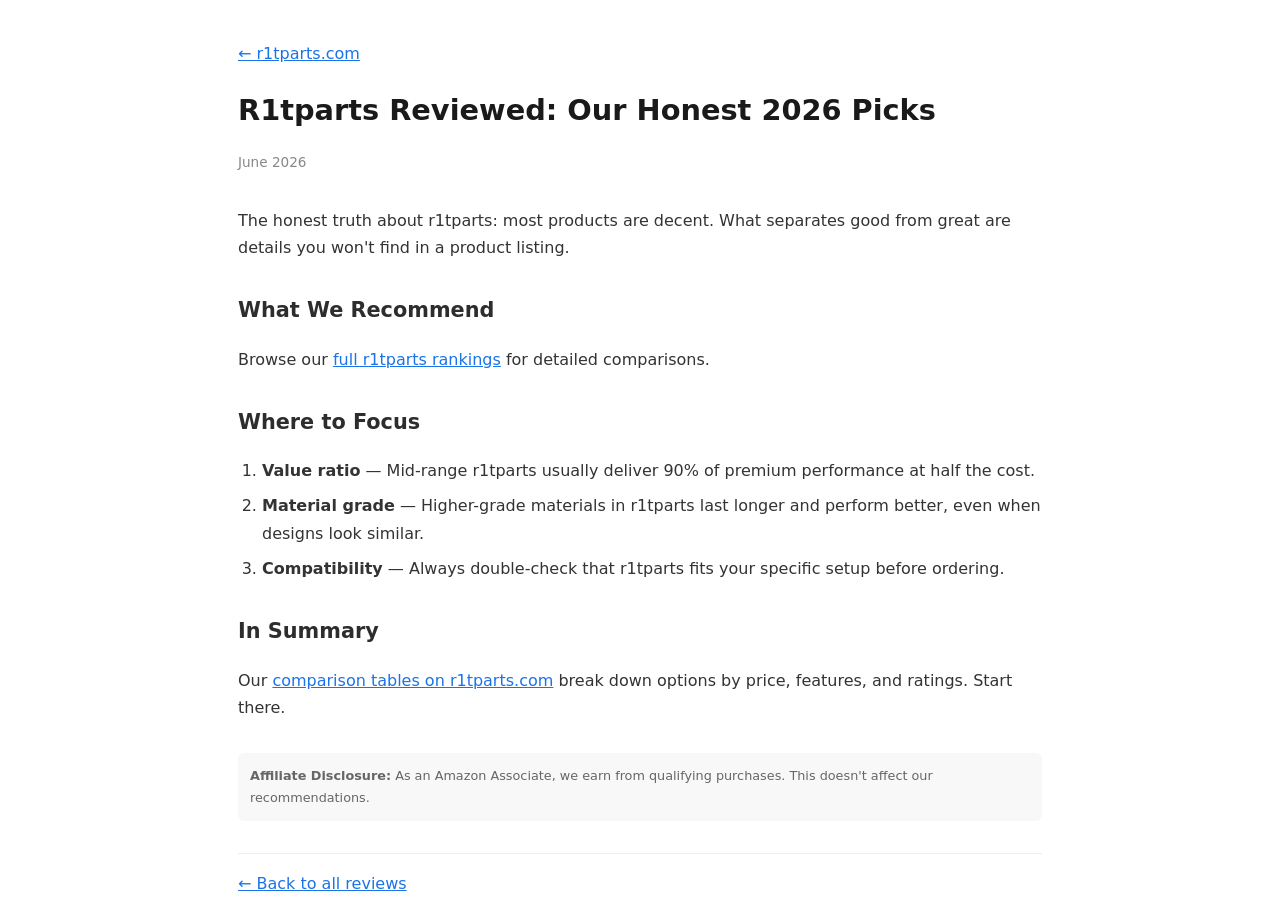
<file: r1tparts-reviewed-2026.html>
<!DOCTYPE html>
<html lang="en">
<head>
<meta charset="UTF-8"><meta name="viewport" content="width=device-width,initial-scale=1.0">
<title>R1tparts Reviewed: Our Honest 2026 Picks | r1tparts.com</title>
<meta name="description" content="Real r1tparts reviews for 2026. Tested, compared, ranked.">
<link rel="canonical" href="https://r1tparts.com/r1tparts-reviewed-2026.html">
<script type="application/ld+json">{"@context":"https://schema.org","@type":"Article","headline":"R1tparts Reviewed: Our Honest 2026 Picks","datePublished":"2026-06-29","dateModified":"2026-06-29","publisher":{"@type":"Organization","name":"r1tparts.com"}}</script>
<style>body{max-width:804px;margin:0 auto;padding:24px;font-family:system-ui,-apple-system,sans-serif;line-height:1.7;color:#333}h1{font-size:1.8rem;color:#1a1a1a;margin-bottom:.5rem}h2{font-size:1.3rem;color:#2d2d2d;margin-top:2rem}a{color:#1a73e8}.date{color:#888;font-size:.85rem;margin-bottom:2rem}.back{margin-top:2rem;padding-top:1rem;border-top:1px solid #eee}p{margin:1rem 0}ul,ol{margin:1rem 0;padding-left:1.5rem}li{margin:.5rem 0}.disc{background:#f8f8f8;padding:12px;border-radius:6px;font-size:.8rem;color:#666;margin-top:2rem}</style>
</head>
<body>
<p><a href="/">← r1tparts.com</a></p>
<h1>R1tparts Reviewed: Our Honest 2026 Picks</h1>
<p class="date">June 2026</p>
<p>The honest truth about r1tparts: most products are decent. What separates good from great are details you won't find in a product listing.</p>
<h2>What We Recommend</h2>
<p>Browse our <a href="/">full r1tparts rankings</a> for detailed comparisons.</p>
<h2>Where to Focus</h2>
<ol>
  <li><strong>Value ratio</strong> — Mid-range r1tparts usually deliver 90% of premium performance at half the cost.</li>
  <li><strong>Material grade</strong> — Higher-grade materials in r1tparts last longer and perform better, even when designs look similar.</li>
  <li><strong>Compatibility</strong> — Always double-check that r1tparts fits your specific setup before ordering.</li>
</ol>
<h2>In Summary</h2>
<p>Our <a href="/">comparison tables on r1tparts.com</a> break down options by price, features, and ratings. Start there.</p>

<div class="disc"><strong>Affiliate Disclosure:</strong> As an Amazon Associate, we earn from qualifying purchases. This doesn't affect our recommendations.</div>
<div class="back"><a href="/">← Back to all reviews</a></div>
</body></html>
</file>
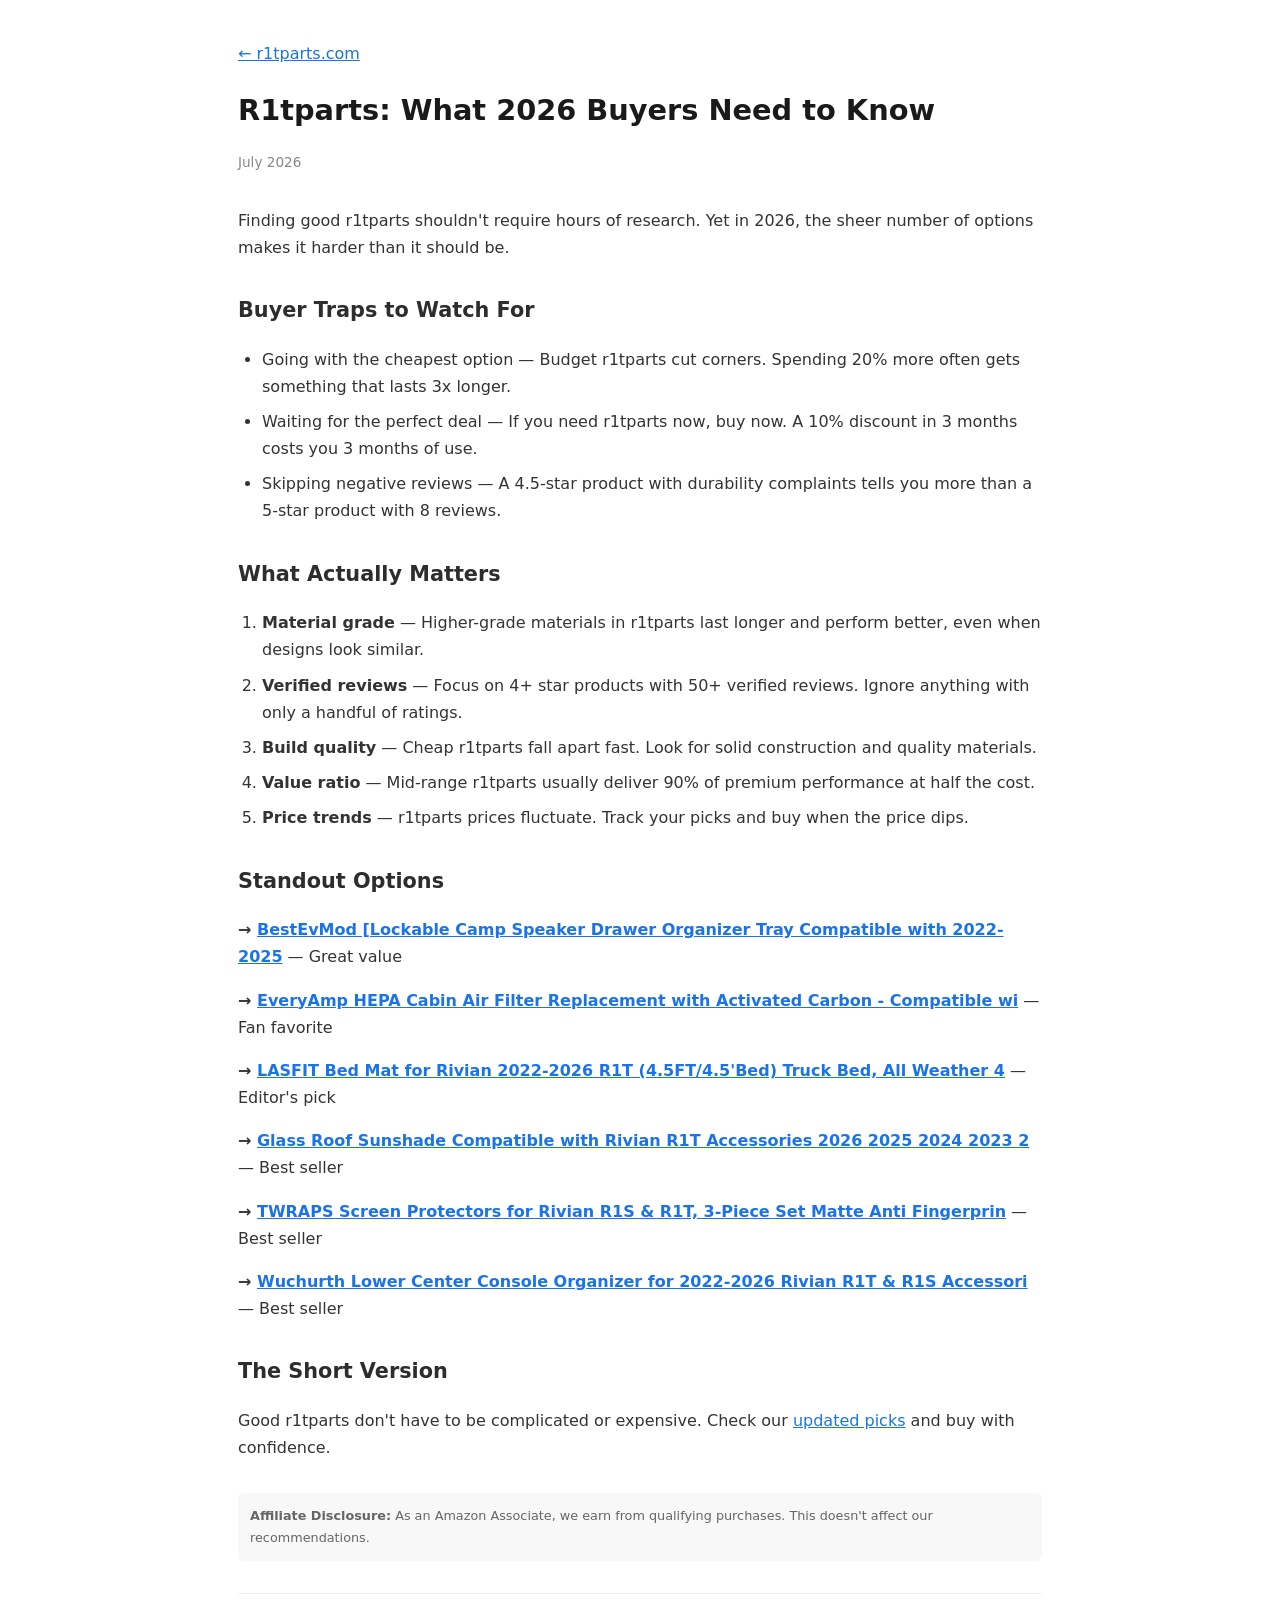
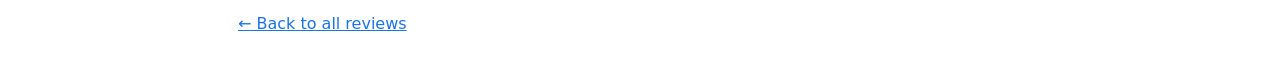
<file: r1tparts-what-buyers-need-2026.html>
<!DOCTYPE html>
<html lang="en">
<head>
<meta charset="UTF-8"><meta name="viewport" content="width=device-width,initial-scale=1.0">
<title>R1tparts: What 2026 Buyers Need to Know | r1tparts.com</title>
<meta name="description" content="Honest r1tparts guide for 2026. Real comparisons, no fluff. Updated July 2026.">
<link rel="canonical" href="https://r1tparts.com/r1tparts-what-buyers-need-2026.html">
<script type="application/ld+json">{"@context":"https://schema.org","@type":"Article","headline":"R1tparts: What 2026 Buyers Need to Know","datePublished":"2026-07-02","dateModified":"2026-07-02","publisher":{"@type":"Organization","name":"r1tparts.com"}}</script>
<style>body{max-width:804px;margin:0 auto;padding:24px;font-family:system-ui,-apple-system,sans-serif;line-height:1.7;color:#333}h1{font-size:1.8rem;color:#1a1a1a;margin-bottom:.5rem}h2{font-size:1.3rem;color:#2d2d2d;margin-top:2rem}a{color:#1a73e8}.date{color:#888;font-size:.85rem;margin-bottom:2rem}.back{margin-top:2rem;padding-top:1rem;border-top:1px solid #eee}p{margin:1rem 0}ul,ol{margin:1rem 0;padding-left:1.5rem}li{margin:.5rem 0}.disc{background:#f8f8f8;padding:12px;border-radius:6px;font-size:.8rem;color:#666;margin-top:2rem}</style>
</head>
<body>
<p><a href="/">← r1tparts.com</a></p>
<h1>R1tparts: What 2026 Buyers Need to Know</h1>
<p class="date">July 2026</p>
<p>Finding good r1tparts shouldn't require hours of research. Yet in 2026, the sheer number of options makes it harder than it should be.</p>
<h2>Buyer Traps to Watch For</h2>
<ul>
  <li>Going with the cheapest option — Budget r1tparts cut corners. Spending 20% more often gets something that lasts 3x longer.</li>
  <li>Waiting for the perfect deal — If you need r1tparts now, buy now. A 10% discount in 3 months costs you 3 months of use.</li>
  <li>Skipping negative reviews — A 4.5-star product with durability complaints tells you more than a 5-star product with 8 reviews.</li>
</ul>
<h2>What Actually Matters</h2>
<ol>
  <li><strong>Material grade</strong> — Higher-grade materials in r1tparts last longer and perform better, even when designs look similar.</li>
  <li><strong>Verified reviews</strong> — Focus on 4+ star products with 50+ verified reviews. Ignore anything with only a handful of ratings.</li>
  <li><strong>Build quality</strong> — Cheap r1tparts fall apart fast. Look for solid construction and quality materials.</li>
  <li><strong>Value ratio</strong> — Mid-range r1tparts usually deliver 90% of premium performance at half the cost.</li>
  <li><strong>Price trends</strong> — r1tparts prices fluctuate. Track your picks and buy when the price dips.</li>
</ol>
<h2>Standout Options</h2>
<p><strong>→ <a href="https://www.amazon.com/dp/B0D8JGF5QD/?tag=brazenprodu01-20">BestEvMod [Lockable Camp Speaker Drawer Organizer Tray Compatible with 2022-2025</a></strong> — Great value</p>
<p><strong>→ <a href="https://www.amazon.com/dp/B0D3NRG8YY/?tag=brazenprodu01-20">EveryAmp HEPA Cabin Air Filter Replacement with Activated Carbon - Compatible wi</a></strong> — Fan favorite</p>
<p><strong>→ <a href="https://www.amazon.com/dp/B0DDKFHMXW/?tag=brazenprodu01-20">LASFIT Bed Mat for Rivian 2022-2026 R1T (4.5FT/4.5'Bed) Truck Bed, All Weather 4</a></strong> — Editor's pick</p>
<p><strong>→ <a href="https://www.amazon.com/dp/B0D53YWKFG/?tag=brazenprodu01-20">Glass Roof Sunshade Compatible with Rivian R1T Accessories 2026 2025 2024 2023 2</a></strong> — Best seller</p>
<p><strong>→ <a href="https://www.amazon.com/dp/B0CXMHNXTY/?tag=brazenprodu01-20">TWRAPS Screen Protectors for Rivian R1S & R1T, 3-Piece Set Matte Anti Fingerprin</a></strong> — Best seller</p>
<p><strong>→ <a href="https://www.amazon.com/dp/B0CXF28HSY/?tag=brazenprodu01-20">Wuchurth Lower Center Console Organizer for 2022-2026 Rivian R1T & R1S Accessori</a></strong> — Best seller</p>
<h2>The Short Version</h2>
<p>Good r1tparts don't have to be complicated or expensive. Check our <a href="/">updated picks</a> and buy with confidence.</p>

<div class="disc"><strong>Affiliate Disclosure:</strong> As an Amazon Associate, we earn from qualifying purchases. This doesn't affect our recommendations.</div>
<div class="back"><a href="/">← Back to all reviews</a></div>
</body></html>
</file>
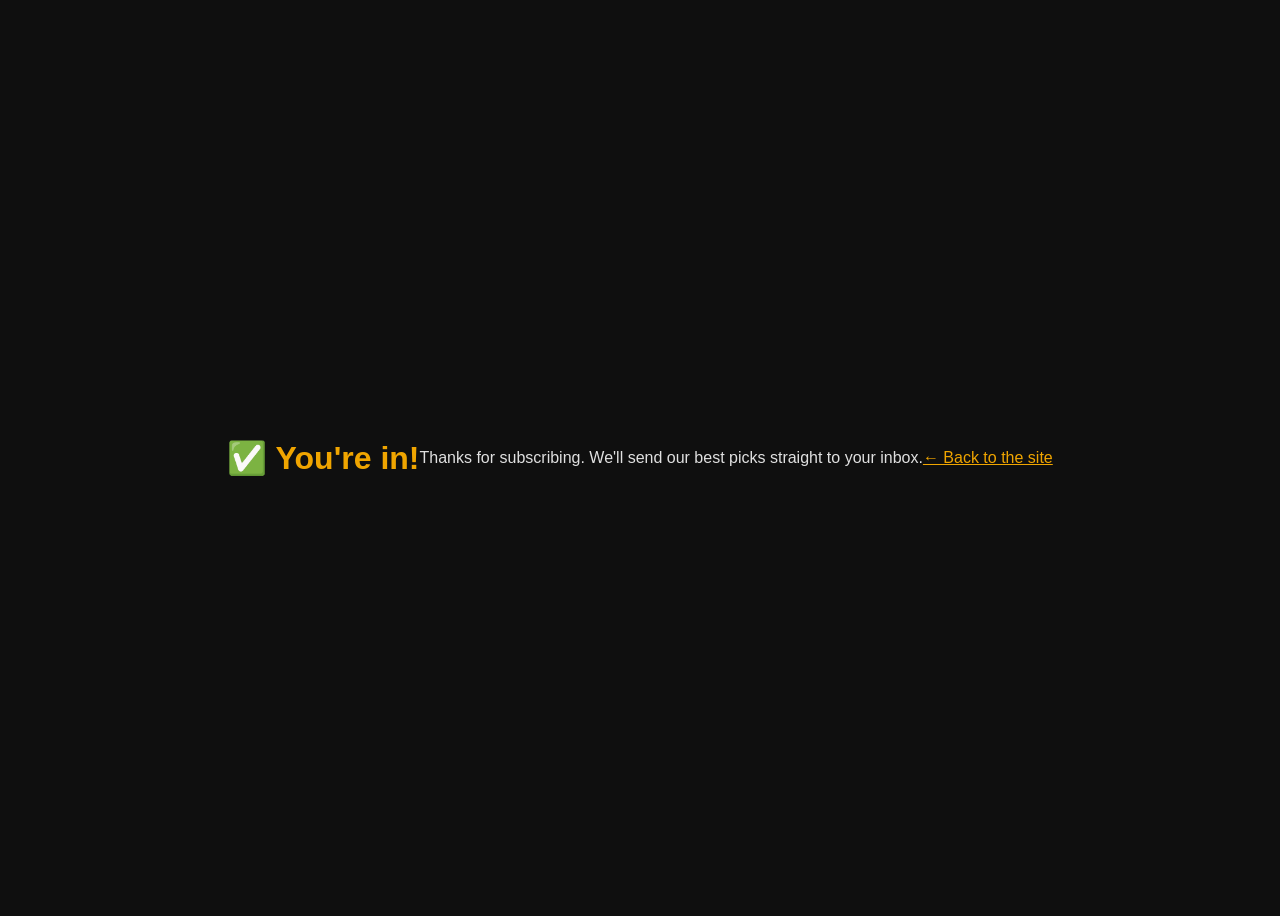
<file: thanks.html>
<!doctype html>
<html lang="en">
<head>
<meta charset="utf-8">
<title>Thanks! — r1tparts.com</title>
<meta name="robots" content="noindex">
<style>
body { font-family: sans-serif; background: #0f0f0f; color: #e0e0e0; display: flex; align-items: center; justify-content: center; min-height: 100vh; text-align: center; }
h1 { color: #f0a500; }
a { color: #f0a500; }
</style>
</head>
<body>
<h1>✅ You're in!</h1>
<p>Thanks for subscribing. We'll send our best picks straight to your inbox.</p>
<p><a href="/">← Back to the site</a></p>
</body>
</html>
</file>
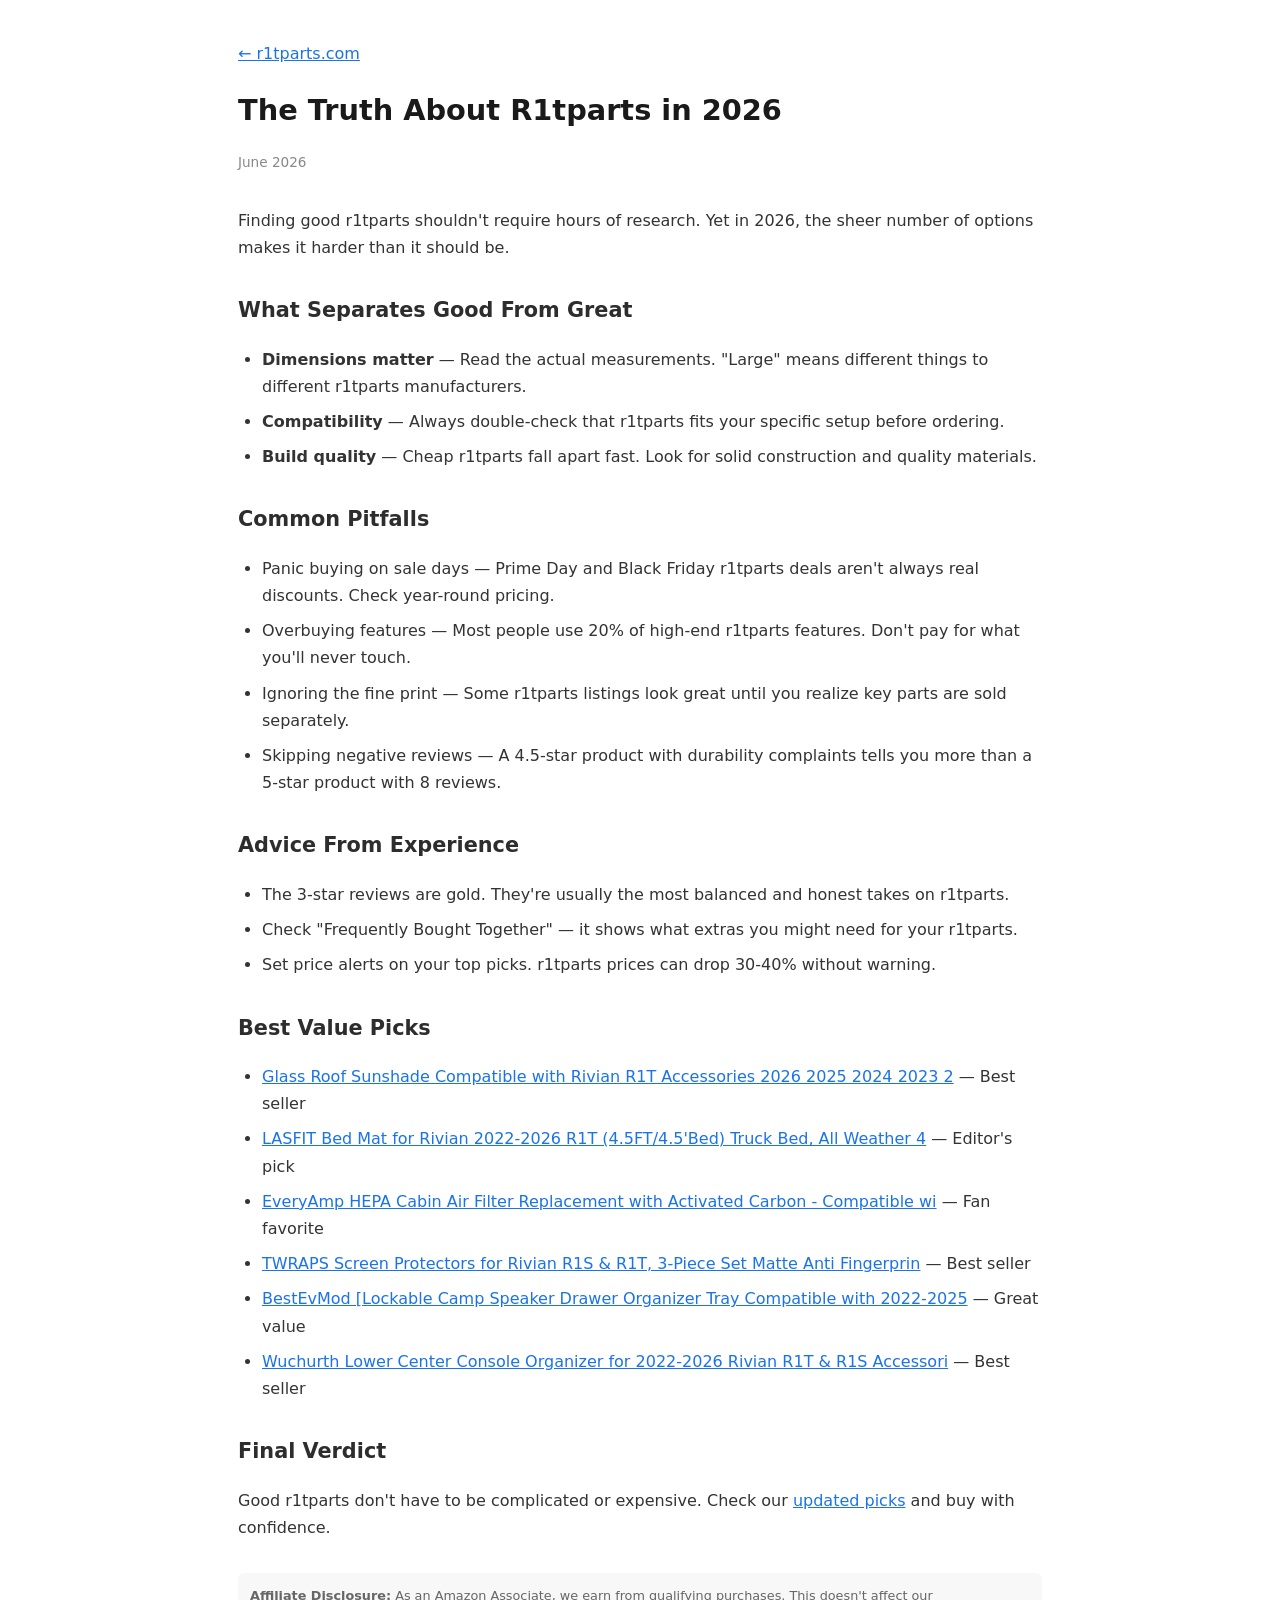
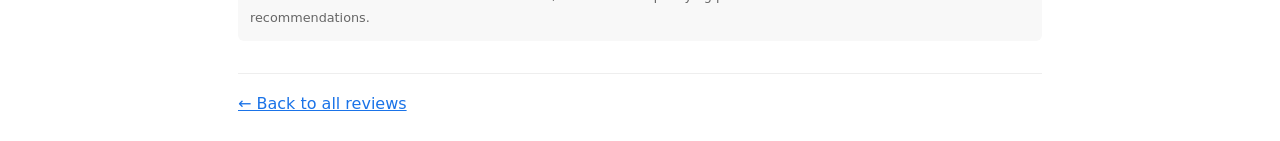
<file: truth-about-r1tparts-2026.html>
<!DOCTYPE html>
<html lang="en">
<head>
<meta charset="UTF-8"><meta name="viewport" content="width=device-width,initial-scale=1.0">
<title>The Truth About R1tparts in 2026 | r1tparts.com</title>
<meta name="description" content="2026 r1tparts buyer's guide. What's worth it and where to get the best value.">
<link rel="canonical" href="https://r1tparts.com/truth-about-r1tparts-2026.html">
<script type="application/ld+json">{"@context":"https://schema.org","@type":"Article","headline":"The Truth About R1tparts in 2026","datePublished":"2026-06-30","dateModified":"2026-06-30","publisher":{"@type":"Organization","name":"r1tparts.com"}}</script>
<style>body{max-width:804px;margin:0 auto;padding:24px;font-family:system-ui,-apple-system,sans-serif;line-height:1.7;color:#333}h1{font-size:1.8rem;color:#1a1a1a;margin-bottom:.5rem}h2{font-size:1.3rem;color:#2d2d2d;margin-top:2rem}a{color:#1a73e8}.date{color:#888;font-size:.85rem;margin-bottom:2rem}.back{margin-top:2rem;padding-top:1rem;border-top:1px solid #eee}p{margin:1rem 0}ul,ol{margin:1rem 0;padding-left:1.5rem}li{margin:.5rem 0}.disc{background:#f8f8f8;padding:12px;border-radius:6px;font-size:.8rem;color:#666;margin-top:2rem}</style>
</head>
<body>
<p><a href="/">← r1tparts.com</a></p>
<h1>The Truth About R1tparts in 2026</h1>
<p class="date">June 2026</p>
<p>Finding good r1tparts shouldn't require hours of research. Yet in 2026, the sheer number of options makes it harder than it should be.</p>
<h2>What Separates Good From Great</h2>
<ul>
  <li><strong>Dimensions matter</strong> — Read the actual measurements. "Large" means different things to different r1tparts manufacturers.</li>
  <li><strong>Compatibility</strong> — Always double-check that r1tparts fits your specific setup before ordering.</li>
  <li><strong>Build quality</strong> — Cheap r1tparts fall apart fast. Look for solid construction and quality materials.</li>
</ul>
<h2>Common Pitfalls</h2>
<ul>
  <li>Panic buying on sale days — Prime Day and Black Friday r1tparts deals aren't always real discounts. Check year-round pricing.</li>
  <li>Overbuying features — Most people use 20% of high-end r1tparts features. Don't pay for what you'll never touch.</li>
  <li>Ignoring the fine print — Some r1tparts listings look great until you realize key parts are sold separately.</li>
  <li>Skipping negative reviews — A 4.5-star product with durability complaints tells you more than a 5-star product with 8 reviews.</li>
</ul>
<h2>Advice From Experience</h2>
<ul>
  <li>The 3-star reviews are gold. They're usually the most balanced and honest takes on r1tparts.</li>
  <li>Check "Frequently Bought Together" — it shows what extras you might need for your r1tparts.</li>
  <li>Set price alerts on your top picks. r1tparts prices can drop 30-40% without warning.</li>
</ul>
<h2>Best Value Picks</h2>
<ul>
  <li><a href="https://www.amazon.com/dp/B0D53YWKFG/?tag=brazenprodu01-20">Glass Roof Sunshade Compatible with Rivian R1T Accessories 2026 2025 2024 2023 2</a> — Best seller</li>
  <li><a href="https://www.amazon.com/dp/B0DDKFHMXW/?tag=brazenprodu01-20">LASFIT Bed Mat for Rivian 2022-2026 R1T (4.5FT/4.5'Bed) Truck Bed, All Weather 4</a> — Editor's pick</li>
  <li><a href="https://www.amazon.com/dp/B0D3NRG8YY/?tag=brazenprodu01-20">EveryAmp HEPA Cabin Air Filter Replacement with Activated Carbon - Compatible wi</a> — Fan favorite</li>
  <li><a href="https://www.amazon.com/dp/B0CXMHNXTY/?tag=brazenprodu01-20">TWRAPS Screen Protectors for Rivian R1S & R1T, 3-Piece Set Matte Anti Fingerprin</a> — Best seller</li>
  <li><a href="https://www.amazon.com/dp/B0D8JGF5QD/?tag=brazenprodu01-20">BestEvMod [Lockable Camp Speaker Drawer Organizer Tray Compatible with 2022-2025</a> — Great value</li>
  <li><a href="https://www.amazon.com/dp/B0CXF28HSY/?tag=brazenprodu01-20">Wuchurth Lower Center Console Organizer for 2022-2026 Rivian R1T & R1S Accessori</a> — Best seller</li>
</ul>
<h2>Final Verdict</h2>
<p>Good r1tparts don't have to be complicated or expensive. Check our <a href="/">updated picks</a> and buy with confidence.</p>

<div class="disc"><strong>Affiliate Disclosure:</strong> As an Amazon Associate, we earn from qualifying purchases. This doesn't affect our recommendations.</div>
<div class="back"><a href="/">← Back to all reviews</a></div>
</body></html>
</file>
<file: style.css>
*{margin:0;padding:0;box-sizing:border-box}
:root{--bg:#0f1115;--card:#1a1d24;--accent:#48bb78;--accent2:#38a169;--yellow:#f6c23e;--text:#e2e8f0;--muted:#a0aec0;--border:#2d3748}
body{font-family:'Segoe UI',system-ui,-apple-system,sans-serif;background:var(--bg);color:var(--text);line-height:1.7}
a{color:var(--accent);text-decoration:none}
a:hover{text-decoration:underline}
img{max-width:100%;height:auto}

/* NAV */
nav{background:#13151a;border-bottom:1px solid var(--border);padding:12px 0;position:sticky;top:0;z-index:100}
nav .container{display:flex;align-items:center;justify-content:space-between;flex-wrap:wrap;gap:10px}
nav .logo{font-size:1.4rem;font-weight:700;color:#fff;letter-spacing:-.5px}
nav .logo span{color:var(--accent)}
nav .links{display:flex;gap:18px;flex-wrap:wrap}
nav .links a{color:var(--muted);font-size:.9rem;font-weight:500}
nav .links a:hover{color:#fff;text-decoration:none}

.container{max-width:1100px;margin:0 auto;padding:0 20px}

/* HERO */
.hero{padding:60px 0 40px;text-align:center}
.hero h1{font-size:2.6rem;font-weight:800;color:#fff;margin-bottom:12px}
.hero h1 span{color:var(--accent)}
.hero p{font-size:1.15rem;color:var(--muted);max-width:650px;margin:0 auto}

/* SECTION */
.section{padding:50px 0}
.section h2{font-size:1.8rem;font-weight:700;color:#fff;margin-bottom:8px}
.section .subtitle{color:var(--muted);margin-bottom:30px;font-size:1rem}

/* PRODUCT GRID */
.grid{display:grid;grid-template-columns:repeat(auto-fill,minmax(300px,1fr));gap:24px}
.card{background:var(--card);border-radius:12px;border:1px solid var(--border);overflow:hidden;transition:transform .2s,border-color .2s}
.card:hover{transform:translateY(-4px);border-color:var(--accent)}
.card-img{width:100%;height:220px;object-fit:contain;background:#fff;padding:12px}
.card-body{padding:20px}
.card-body h3{font-size:1.15rem;font-weight:700;color:#fff;margin-bottom:6px}
.card-body .brand{color:var(--accent);font-size:.85rem;font-weight:600;margin-bottom:8px}
.card-body p{font-size:.9rem;color:var(--muted);margin-bottom:14px}
.card-body .price{font-size:1.1rem;font-weight:700;color:var(--yellow);margin-bottom:14px}
.btn-amazon{display:inline-block;background:var(--yellow);color:#000;font-weight:700;padding:10px 22px;border-radius:8px;font-size:.9rem;transition:background .2s}
.btn-amazon:hover{background:#e5b02e;text-decoration:none}
.btn-outline{display:inline-block;border:1px solid var(--accent);color:var(--accent);font-weight:600;padding:9px 20px;border-radius:8px;font-size:.9rem;margin-left:8px;transition:background .2s}
.btn-outline:hover{background:var(--accent);color:#000;text-decoration:none}

/* COMPARISON TABLE */
.table-wrap{overflow-x:auto;margin-top:20px}
table{width:100%;border-collapse:collapse;background:var(--card);border-radius:12px;overflow:hidden}
th{background:#1e2129;color:var(--accent);font-size:.85rem;text-transform:uppercase;padding:14px 16px;text-align:left}
td{padding:12px 16px;border-top:1px solid var(--border);font-size:.9rem;color:var(--text)}
tr:hover td{background:#1e2129}

/* REVIEW CARDS (subpages) */
.review-card{background:var(--card);border:1px solid var(--border);border-radius:12px;padding:28px;margin-bottom:28px}
.review-card h3{font-size:1.3rem;color:#fff;margin-bottom:10px}
.review-card .pros-cons{display:grid;grid-template-columns:1fr 1fr;gap:20px;margin:16px 0}
.review-card .pros h4{color:var(--accent)}
.review-card .cons h4{color:#fc8181}
.review-card ul{padding-left:18px;margin-top:6px}
.review-card li{font-size:.9rem;color:var(--muted);margin-bottom:4px}
.review-card .product-img{float:right;margin:0 0 12px 20px;max-width:180px}
.review-card .product-img img{width:100%;border-radius:8px}

/* FOOTER */
footer{background:#0a0b0e;border-top:1px solid var(--border);padding:40px 0 20px;margin-top:60px}
.footer-net{text-align:center;margin-bottom:20px}
.footer-net a{color:var(--muted);font-size:.85rem;margin:0 10px}
.footer-net a:hover{color:var(--accent)}
.footer-disc{text-align:center;font-size:.8rem;color:#666;max-width:700px;margin:0 auto 16px;line-height:1.5}
.footer-copy{text-align:center;font-size:.8rem;color:#555}

/* RESPONSIVE */
@media(max-width:768px){
  .hero h1{font-size:1.8rem}
  .grid{grid-template-columns:1fr}
  .review-card .pros-cons{grid-template-columns:1fr}
  .review-card .product-img{float:none;max-width:100%;margin:0 0 16px 0}
  nav .links{gap:10px}
}

/* Product images in cards */
.card img {
  width: 100%;
  height: auto;
  border-radius: 8px 8px 0 0;
  object-fit: cover;
}
</file>
